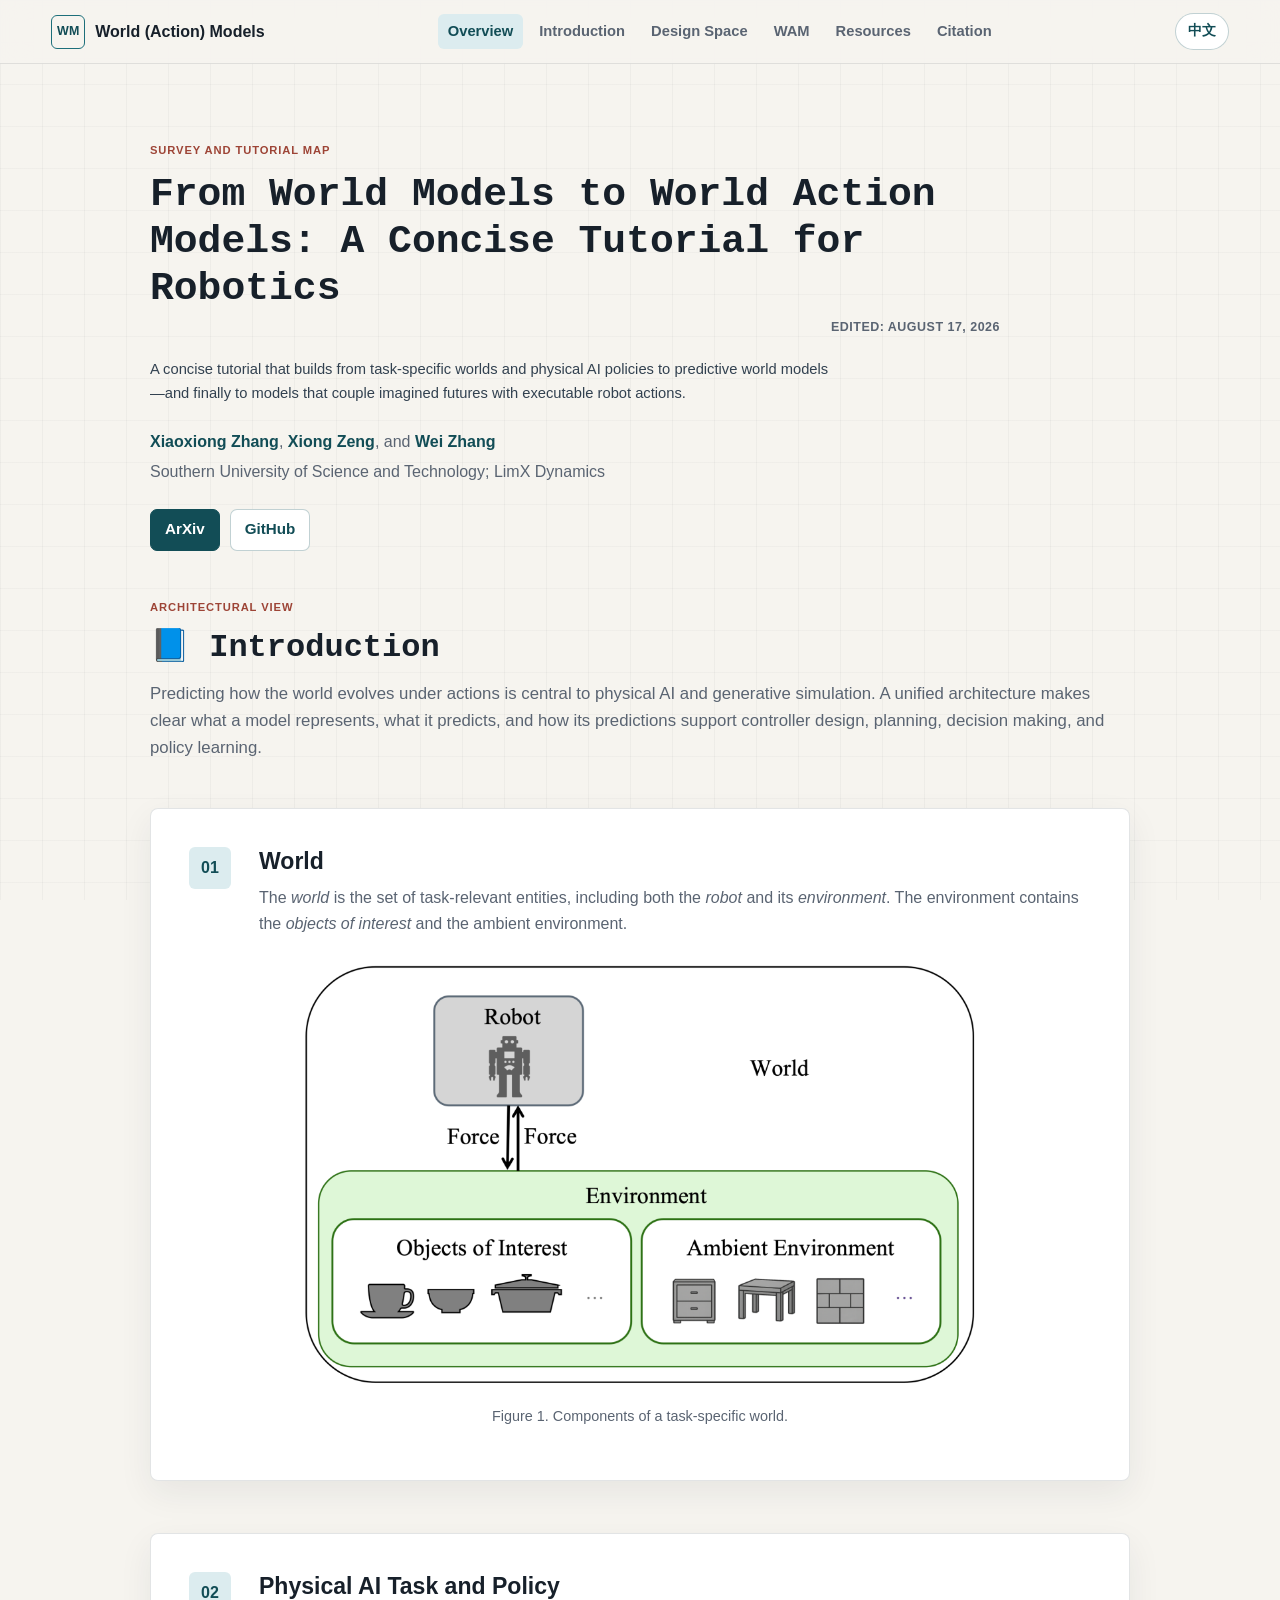
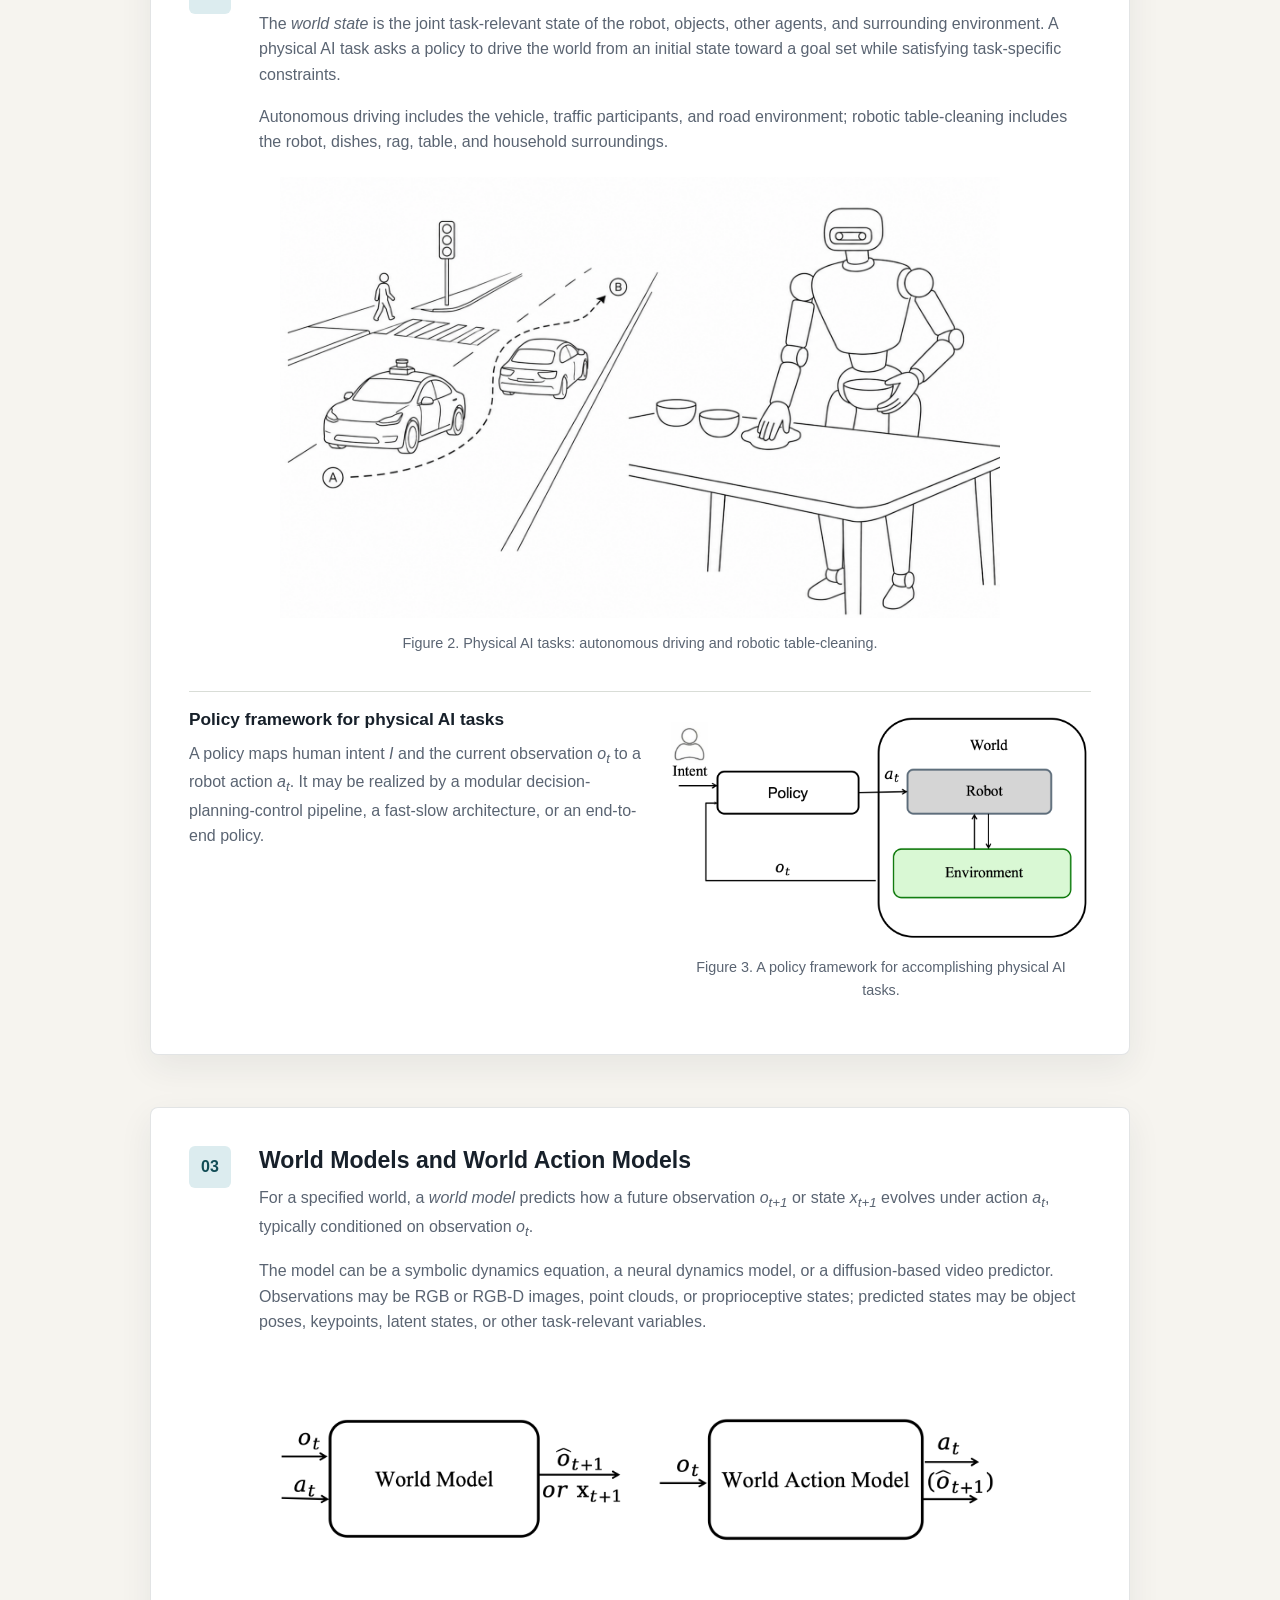
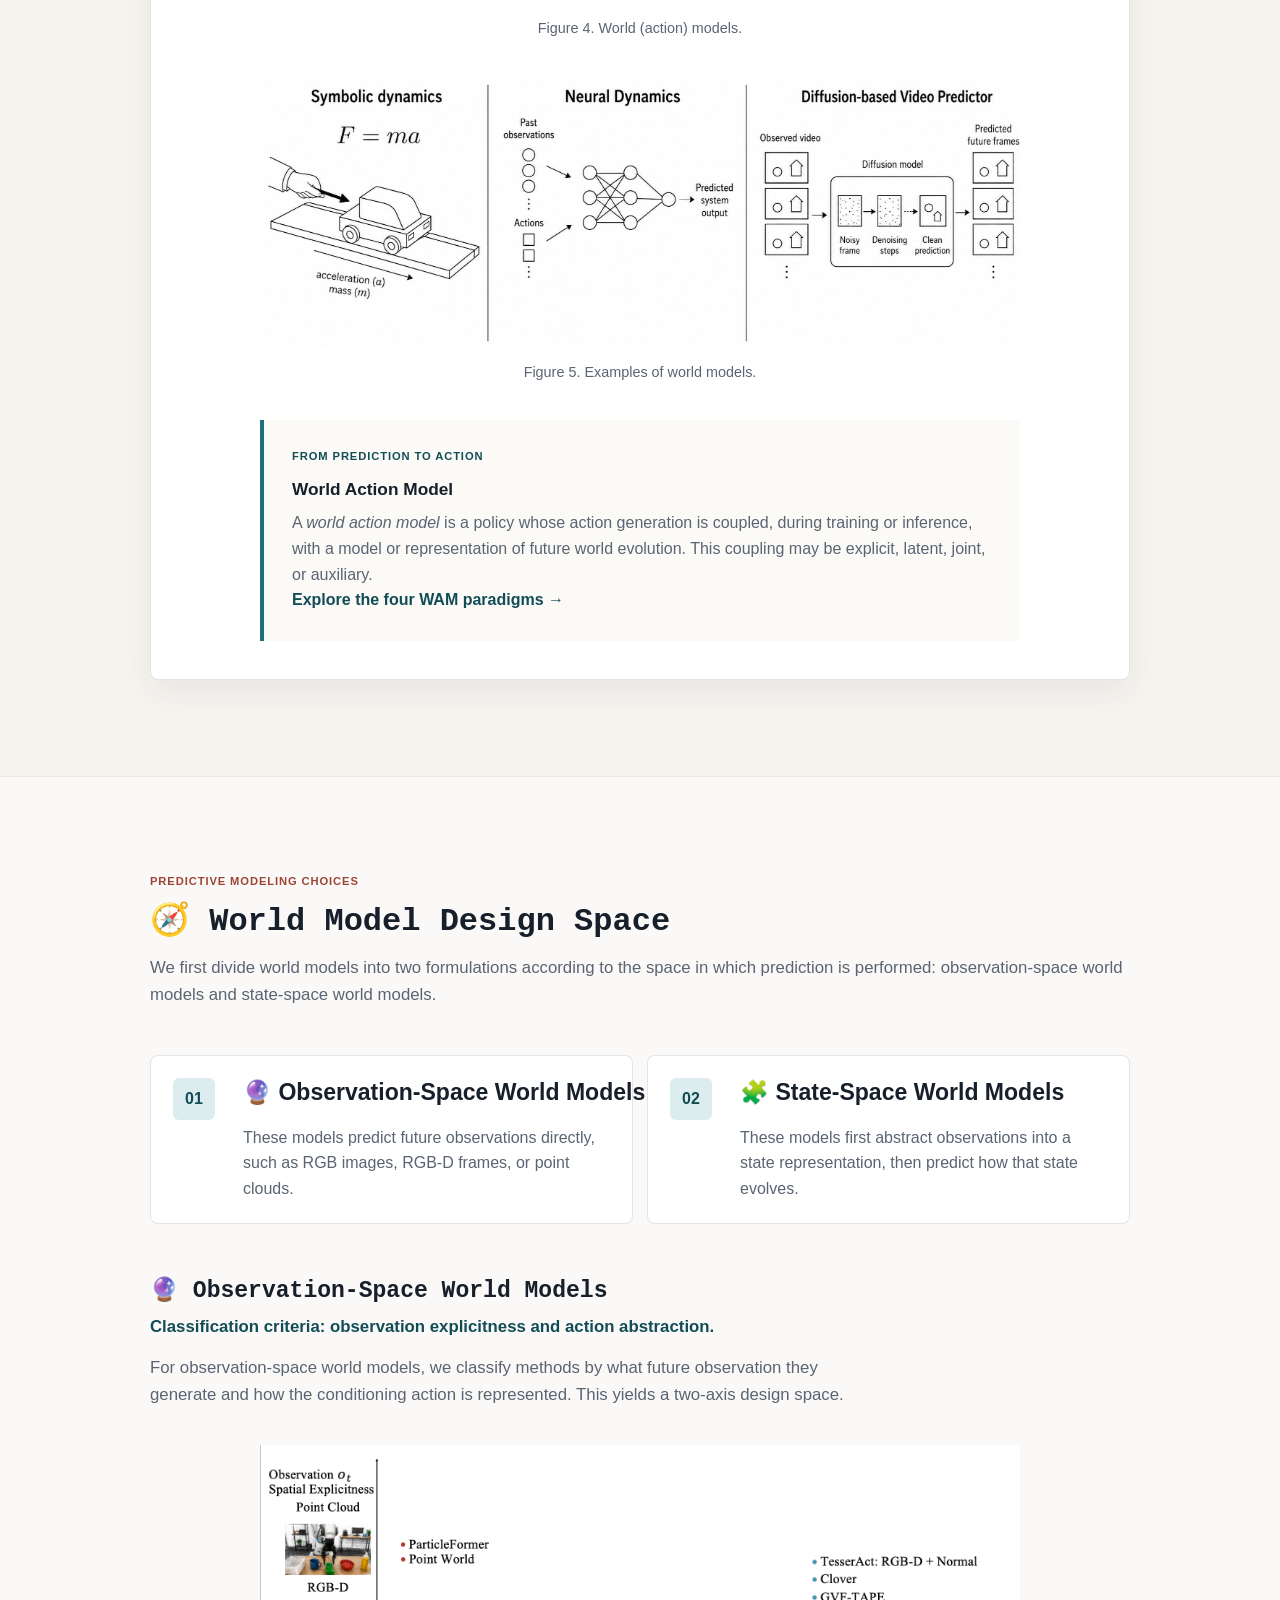
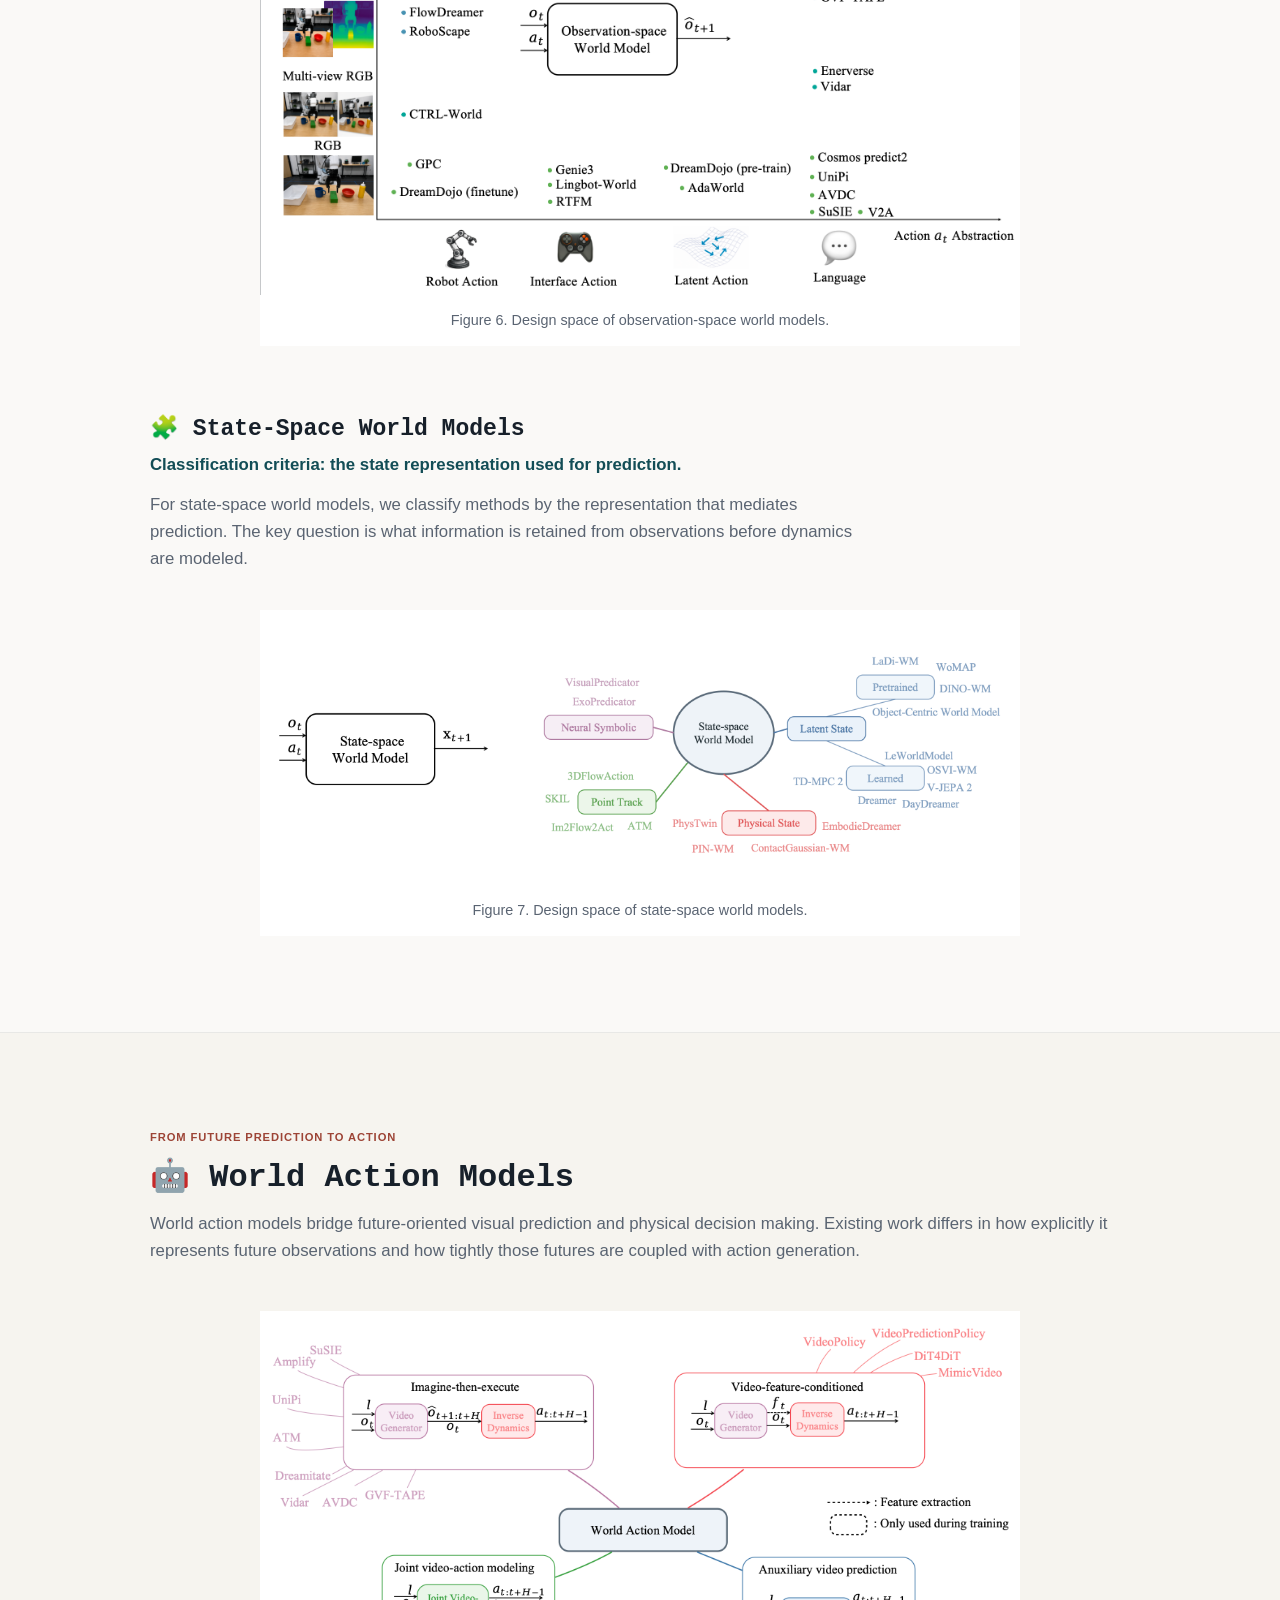
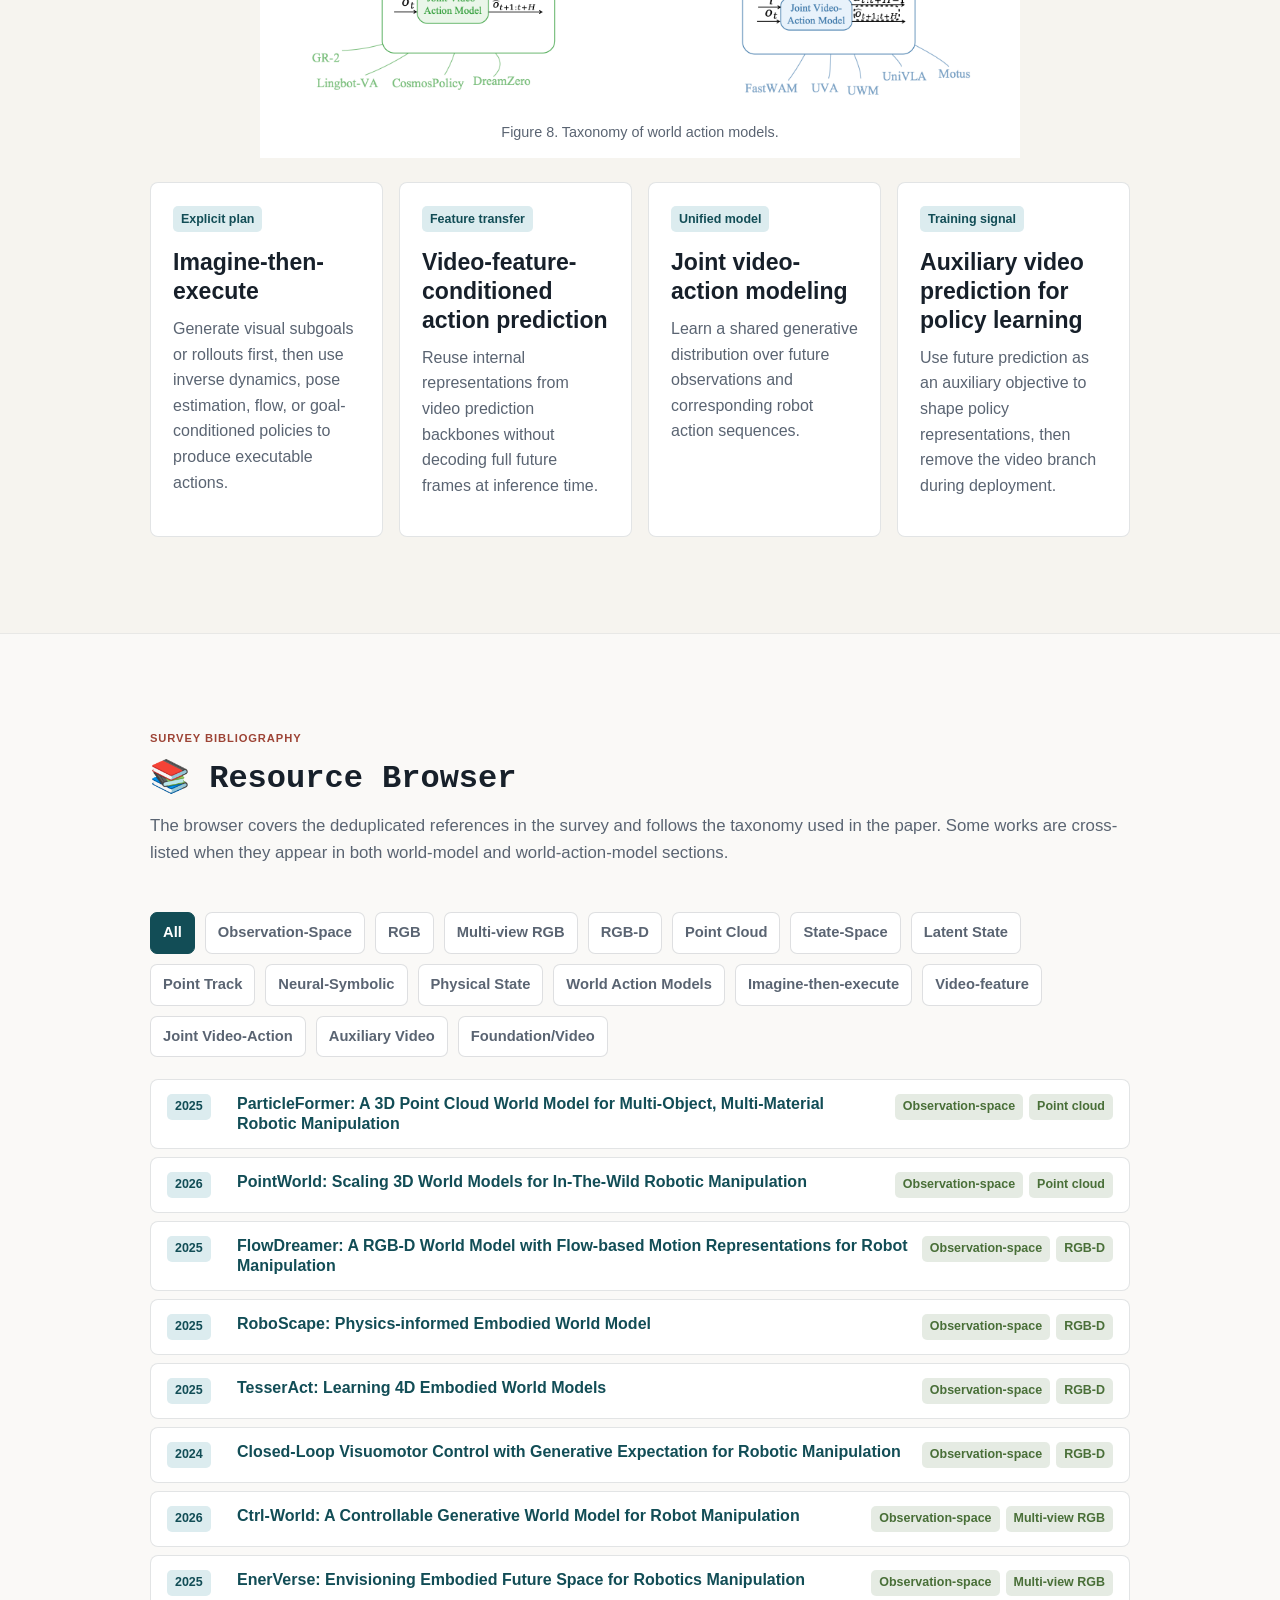
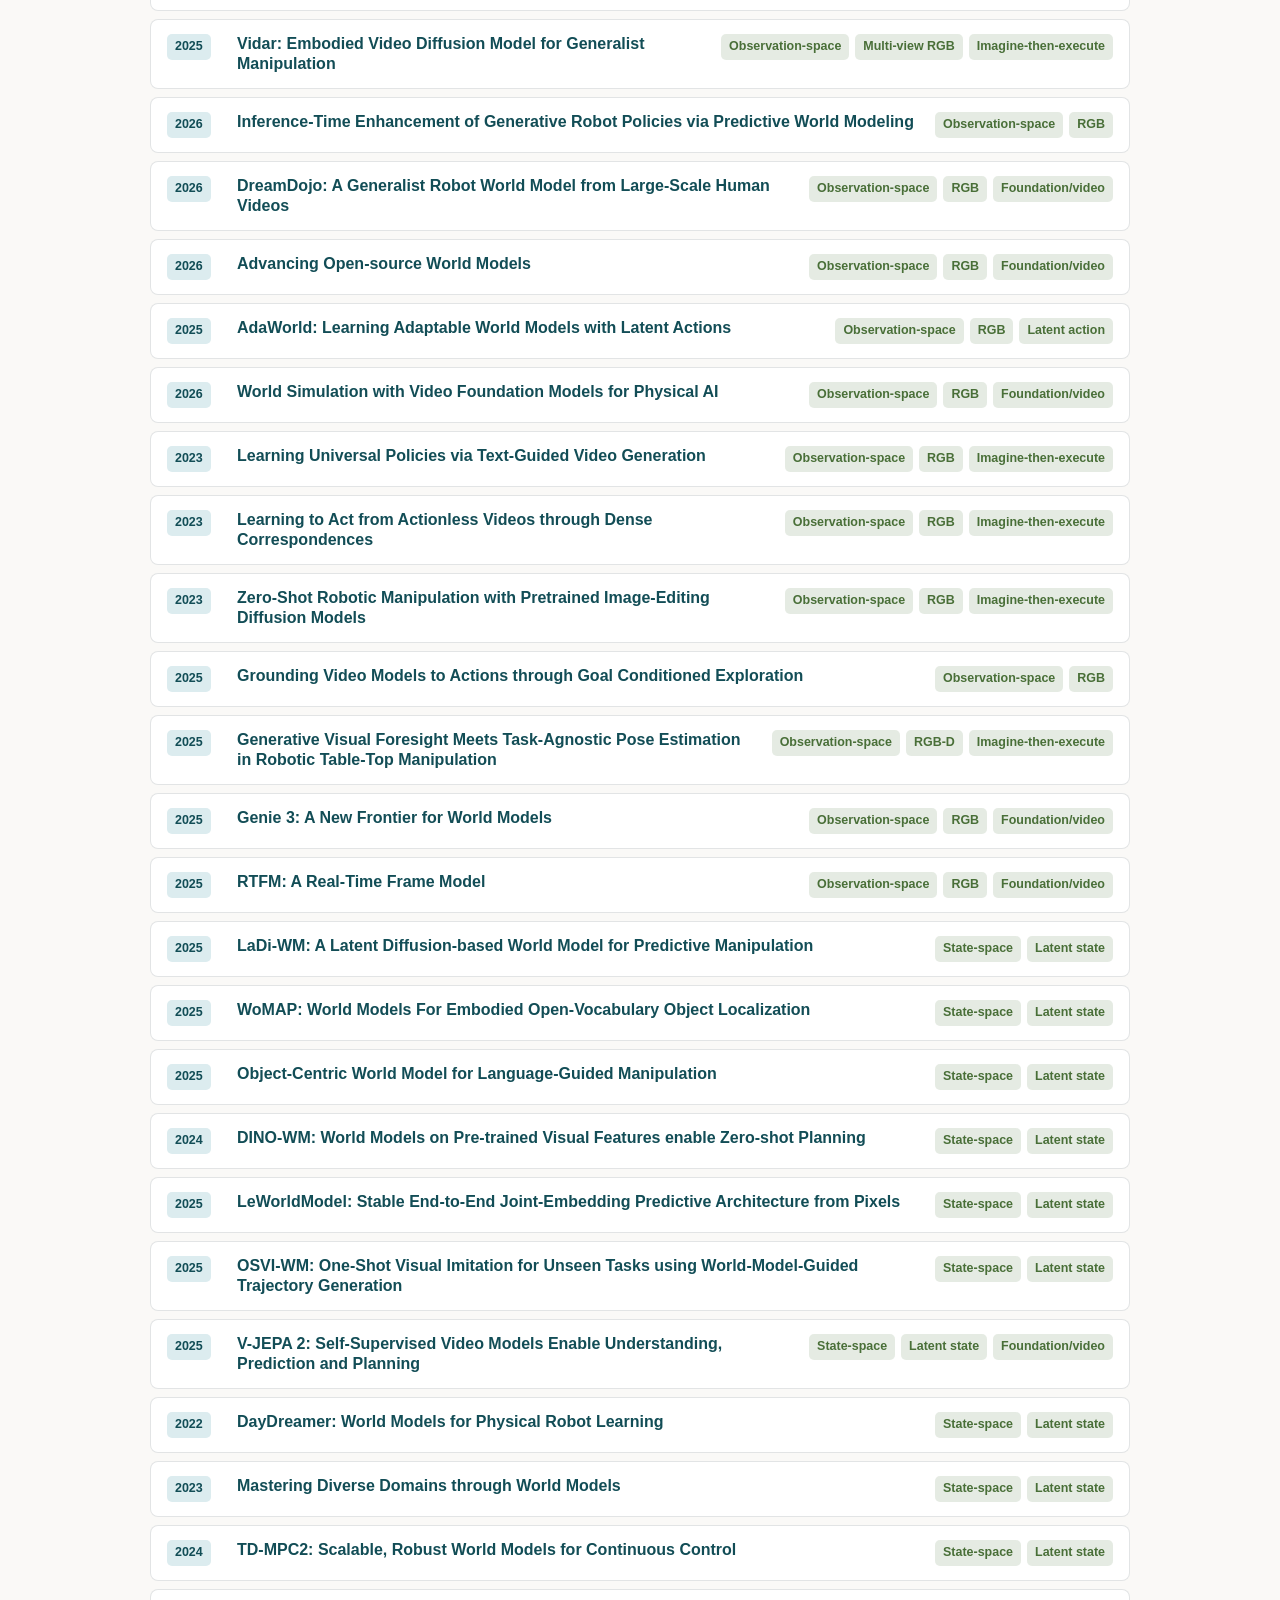
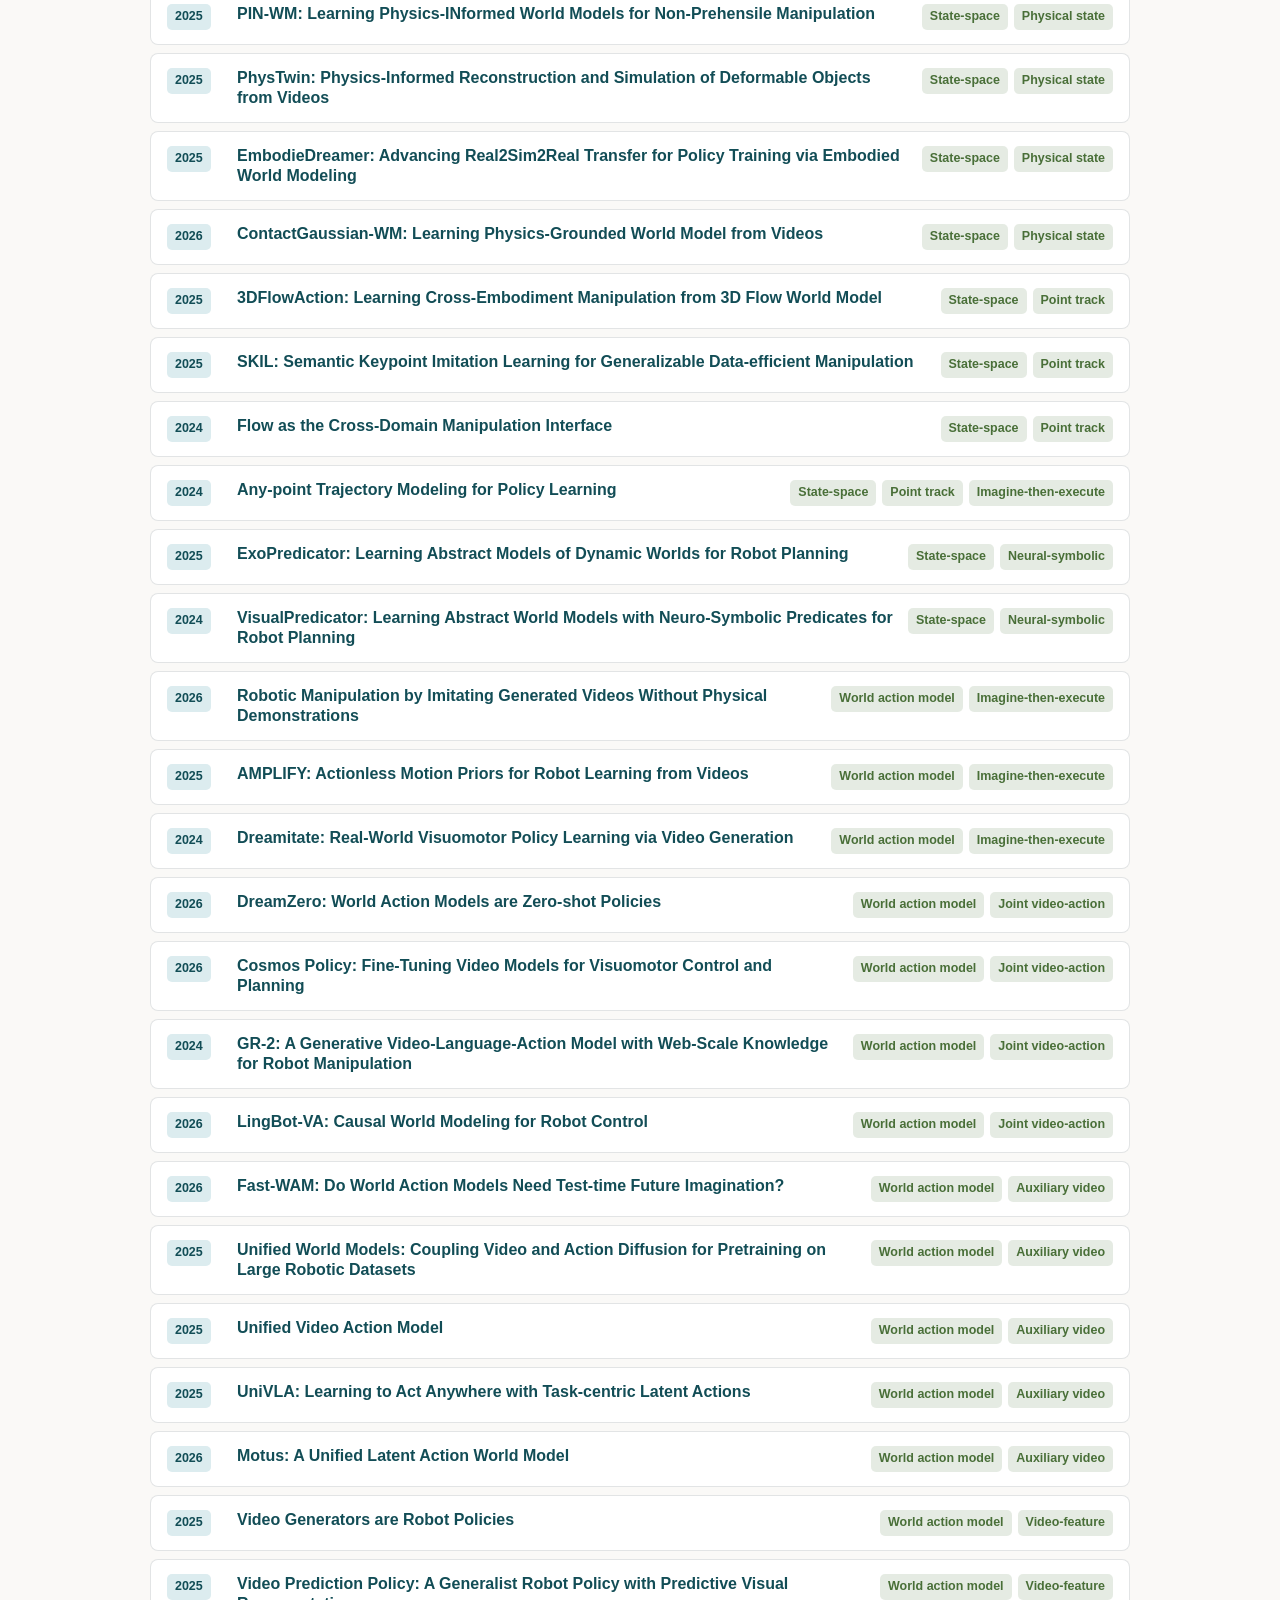
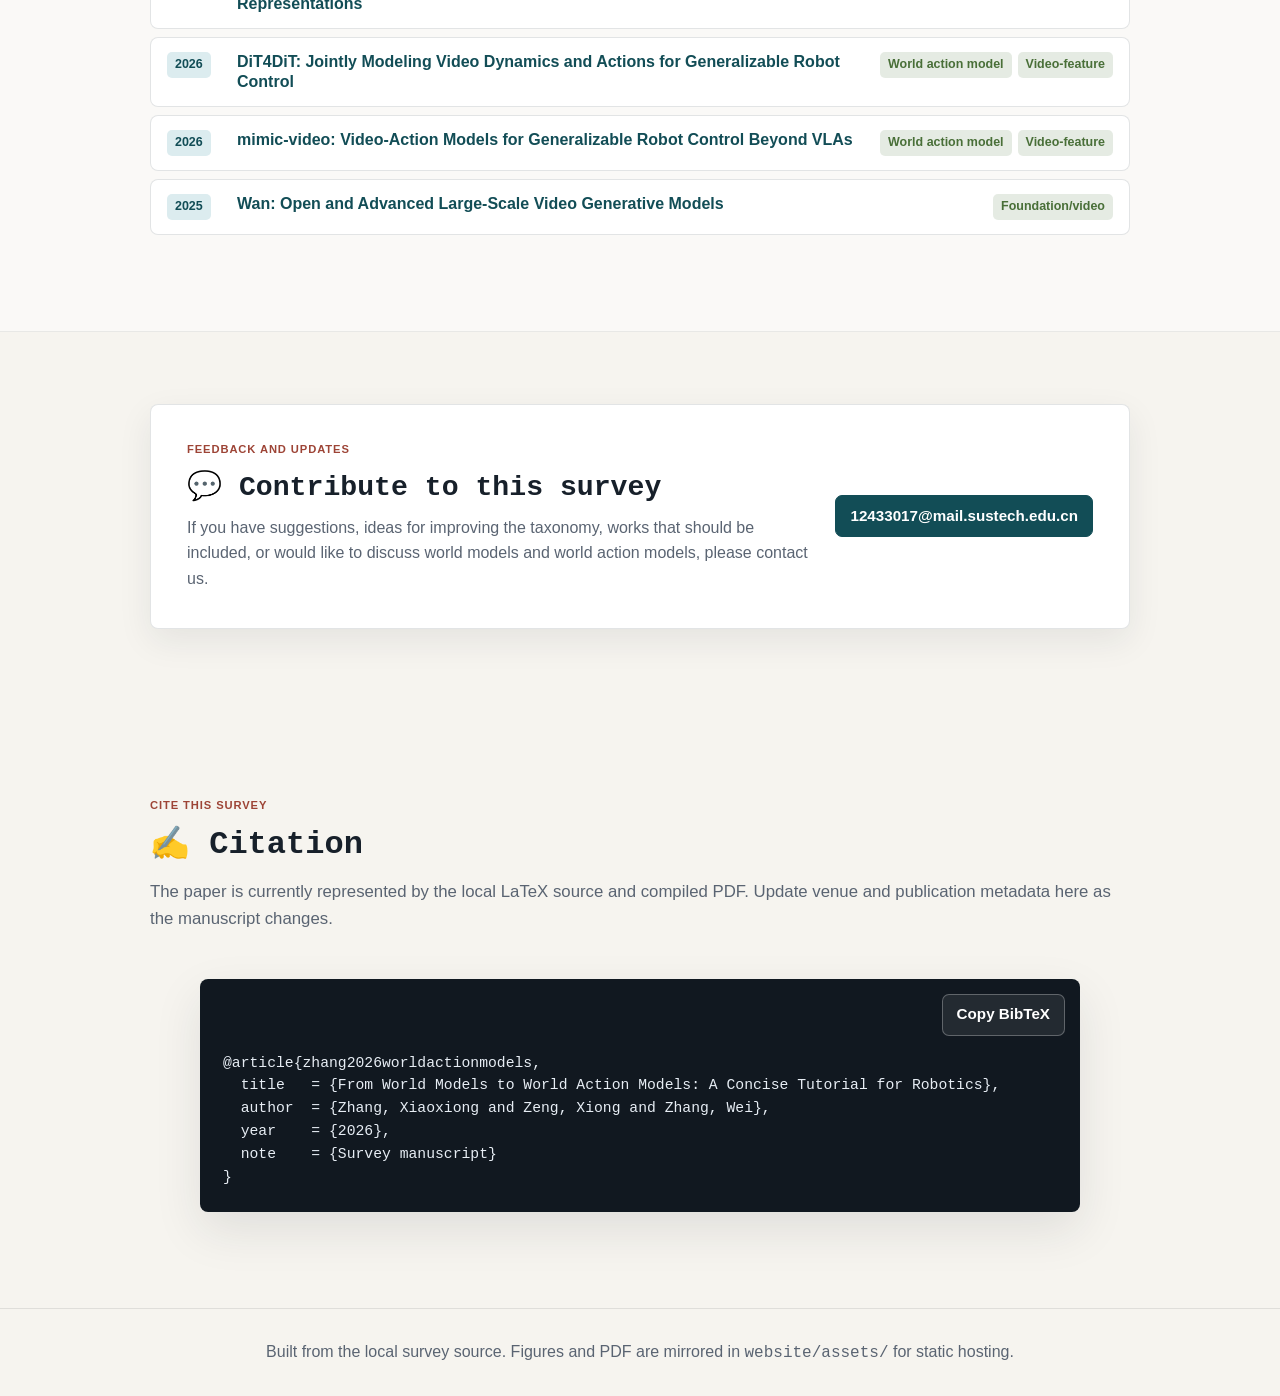
<file: index.html>
<!doctype html>
<html lang="en">
  <head>
    <meta charset="utf-8">
    <meta name="viewport" content="width=device-width, initial-scale=1">
    <title>From World Models to World Action Models: A Concise Tutorial for Robotics</title>
    <meta
      name="description"
      content="A concise tutorial on world models and world action models for physical AI and robotics."
    >
    <link rel="stylesheet" href="styles.css?v=20260817-2">
  </head>
  <body>
    <header class="site-header">
      <a class="brand" href="#top" aria-label="World Models to World Action Models home">
        <span class="brand-mark">WM</span>
        <span>World (Action) Models</span>
      </a>
      <nav class="site-nav" aria-label="Primary navigation">
        <a href="#overview">Overview</a>
        <a href="#introduction">Introduction</a>
        <a href="#design-space">Design Space</a>
        <a href="#world-action-models">WAM</a>
        <a href="#resources">Resources</a>
        <a href="#citation">Citation</a>
      </nav>
      <button class="language-toggle" type="button" id="language-toggle" aria-pressed="false">中文</button>
    </header>

    <main id="top">
      <section class="hero section-band" id="overview" aria-labelledby="hero-title">
        <div class="hero-content">
          <p class="eyebrow">Survey and tutorial map</p>
          <div class="hero-title-block">
            <h1 id="hero-title">From World Models to World Action Models: A Concise Tutorial for Robotics</h1>
            <p class="edited-date">Edited: August 17, 2026</p>
          </div>
          <p class="subtitle">
            A concise tutorial that builds from task-specific worlds and
            physical AI policies to predictive world models—and finally to
            models that couple imagined futures with executable robot actions.
          </p>
          <div class="authors" aria-label="Authors and affiliations">
            <p>
              <strong><a href="https://xiaoxiongzzzz.github.io/" target="_blank" rel="noopener noreferrer">Xiaoxiong Zhang</a></strong>,
              <strong><a href="https://zengxiong111.github.io/zengxiong.github.io/" target="_blank" rel="noopener noreferrer">Xiong Zeng</a></strong>,
              and <strong><a href="https://www.wzhanglab.site/" target="_blank" rel="noopener noreferrer">Wei Zhang</a></strong>
            </p>
            <p>Southern University of Science and Technology; LimX Dynamics</p>
          </div>
          <div class="hero-actions" aria-label="Paper resources">
            <a class="button primary" href="https://arxiv.org/abs/2607.00836" target="_blank" rel="noopener noreferrer">ArXiv</a>
            <a class="button" href="https://github.com/clearlab-sustech/WorldModelSurvey" target="_blank" rel="noopener noreferrer">GitHub</a>
          </div>
        </div>
      </section>

      <section class="section-band introduction" id="introduction" aria-labelledby="introduction-title">
        <div class="section-heading">
          <p class="eyebrow">Architectural view</p>
          <h2 id="introduction-title">📘 Introduction</h2>
          <p>
            Predicting how the world evolves under actions is central to
            physical AI and generative simulation. A unified architecture makes
            clear what a model represents, what it predicts, and how its
            predictions support controller design, planning, decision making,
            and policy learning.
          </p>
        </div>

        <div class="introduction-flow">
          <article class="introduction-block">
            <div class="introduction-copy">
              <span class="step-number">01</span>
              <div>
                <h3>World</h3>
                <p>
                  The <em>world</em> is the set of task-relevant entities,
                  including both the <em>robot</em> and its
                  <em>environment</em>. The environment contains the
                  <em>objects of interest</em> and the ambient environment.
                </p>
              </div>
            </div>
            <figure class="introduction-figure compact">
              <a href="assets/world.pdf?v=20260817" aria-label="Open the components of a world figure as a PDF">
                <img src="assets/world.png?v=20260817" alt="A world consists of a robot and an environment containing objects of interest and the ambient environment.">
              </a>
              <figcaption>Figure 1. Components of a task-specific world.</figcaption>
            </figure>
          </article>

          <article class="introduction-block">
            <div class="introduction-copy">
              <span class="step-number">02</span>
              <div>
                <h3>Physical AI Task and Policy</h3>
                <p>
                  The <em>world state</em> is the joint task-relevant state of
                  the robot, objects, other agents, and surrounding
                  environment. A physical AI task asks a policy to drive the
                  world from an initial state toward a goal set while satisfying
                  task-specific constraints.
                </p>
                <p>
                  Autonomous driving includes the vehicle, traffic
                  participants, and road environment; robotic table-cleaning
                  includes the robot, dishes, rag, table, and household
                  surroundings.
                </p>
              </div>
            </div>
            <figure class="introduction-figure">
              <a href="assets/two_tasks.pdf?v=20260817" aria-label="Open physical AI task examples as a PDF">
                <img src="assets/two_tasks.png?v=20260817" alt="Autonomous driving and robotic table-cleaning as two examples of physical AI tasks.">
              </a>
              <figcaption>Figure 2. Physical AI tasks: autonomous driving and robotic table-cleaning.</figcaption>
            </figure>
            <div class="policy-row">
              <div>
                <h4>Policy framework for physical AI tasks</h4>
                <p>
                  A policy maps human intent <var>I</var> and the current
                  observation <var>o<sub>t</sub></var> to a robot action
                  <var>a<sub>t</sub></var>. It may be realized by a modular
                  decision-planning-control pipeline, a fast-slow architecture,
                  or an end-to-end policy.
                </p>
              </div>
              <figure class="introduction-figure">
                <a href="assets/policy_all.pdf?v=20260817" aria-label="Open the closed-loop policy framework as a PDF">
                  <img src="assets/policy_all.png?v=20260817" alt="Human intent and the current observation feed a policy that sends an action to the robot.">
                </a>
                <figcaption>Figure 3. A policy framework for accomplishing physical AI tasks.</figcaption>
              </figure>
            </div>
          </article>

          <article class="introduction-block">
            <div class="introduction-copy">
              <span class="step-number">03</span>
              <div>
                <h3>World Models and World Action Models</h3>
                <p>
                  For a specified world, a <em>world model</em> predicts how a
                  future observation <var>o<sub>t+1</sub></var> or state
                  <var>x<sub>t+1</sub></var> evolves under action
                  <var>a<sub>t</sub></var>, typically conditioned on observation
                  <var>o<sub>t</sub></var>.
                </p>
                <p>
                  The model can be a symbolic dynamics equation, a neural
                  dynamics model, or a diffusion-based video predictor.
                  Observations may be RGB or RGB-D images, point clouds, or
                  proprioceptive states; predicted states may be object poses,
                  keypoints, latent states, or other task-relevant variables.
                </p>
              </div>
            </div>
            <figure class="introduction-figure wide model-comparison">
              <div class="model-comparison-grid">
                <a href="assets/world_model.pdf?v=20260817" aria-label="Open the world model architecture figure as a PDF">
                  <img src="assets/world_model.png?v=20260817" alt="A world model predicts future observations or states from observation history and an action.">
                </a>
                <a href="assets/world_action_model.pdf?v=20260817" aria-label="Open the world action model architecture figure as a PDF">
                  <img src="assets/world_action_model.png?v=20260817" alt="A world action model predicts future actions and optionally future observations from the current observation and current action.">
                </a>
              </div>
              <figcaption>Figure 4. World (action) models.</figcaption>
            </figure>
            <figure class="introduction-figure wide">
              <a href="assets/world_model_examples.pdf?v=20260817" aria-label="Open examples of world models as a PDF">
                <img src="assets/world_model_examples.png?v=20260817" alt="Examples spanning symbolic, neural, and diffusion-based world models.">
              </a>
              <figcaption>Figure 5. Examples of world models.</figcaption>
            </figure>
            <div class="wam-callout standalone">
              <p class="eyebrow">From prediction to action</p>
              <h4>World Action Model</h4>
              <p>
                A <em>world action model</em> is a policy whose action
                generation is coupled, during training or inference, with a
                model or representation of future world evolution. This
                coupling may be explicit, latent, joint, or auxiliary.
              </p>
              <a class="text-link" href="#world-action-models">Explore the four WAM paradigms →</a>
            </div>
          </article>
        </div>
      </section>

      <section class="section-band alt" id="design-space" aria-labelledby="design-title">
        <div class="section-heading">
          <p class="eyebrow">Predictive modeling choices</p>
          <h2 id="design-title">🧭 World Model Design Space</h2>
          <p>
            We first divide world models into two formulations according to the
            space in which prediction is performed: observation-space world
            models and state-space world models.
          </p>
        </div>

        <div class="taxonomy-intro" aria-label="World model taxonomy overview">
          <article>
            <span class="step-number">01</span>
              <h3>🔮 Observation-Space World Models</h3>
            <p>
              These models predict future observations directly, such as RGB
              images, RGB-D frames, or point clouds.
            </p>
          </article>
          <article>
            <span class="step-number">02</span>
              <h3>🧩 State-Space World Models</h3>
            <p>
              These models first abstract observations into a state
              representation, then predict how that state evolves.
            </p>
          </article>
        </div>

        <div class="taxonomy-layout">
          <article class="design-feature">
            <div class="taxonomy-subheading">
              <h3 class="taxonomy-title">🔮 Observation-Space World Models</h3>
              <p class="taxonomy-caption">
                Classification criteria: observation explicitness and action abstraction.
              </p>
              <p>
                For observation-space world models, we classify methods by what
                future observation they generate and how the conditioning action
                is represented. This yields a two-axis design space.
              </p>
            </div>
            <figure class="figure-panel large">
              <a href="assets/obsWM.pdf?v=20260817">
                <img
                  src="assets/obsWM.png?v=20260817"
                  alt="Design space of observation-space world models."
                >
              </a>
              <figcaption>Figure 6. Design space of observation-space world models.</figcaption>
            </figure>
          </article>

          <article class="design-feature">
            <div class="taxonomy-subheading">
              <h3 class="taxonomy-title">🧩 State-Space World Models</h3>
              <p class="taxonomy-caption">
                Classification criteria: the state representation used for prediction.
              </p>
              <p>
                For state-space world models, we classify methods by the
                representation that mediates prediction. The key question is
                what information is retained from observations before dynamics
                are modeled.
              </p>
            </div>
            <figure class="figure-panel large">
              <a href="assets/stateWM.pdf?v=20260817">
                <img
                  src="assets/stateWM.png?v=20260817"
                  alt="Design space of state-space world models."
                >
              </a>
              <figcaption>Figure 7. Design space of state-space world models.</figcaption>
            </figure>
          </article>
        </div>
      </section>

      <section class="section-band" id="world-action-models" aria-labelledby="wam-title">
        <div class="section-heading">
          <p class="eyebrow">From future prediction to action</p>
          <h2 id="wam-title">🤖 World Action Models</h2>
          <p>
            World action models bridge future-oriented visual prediction and
            physical decision making. Existing work differs in how explicitly
            it represents future observations and how tightly those futures are
            coupled with action generation.
          </p>
        </div>

        <figure class="wide-figure">
          <a href="assets/wam.pdf?v=20260817">
            <img
              src="assets/wam.png?v=20260817"
              alt="Taxonomy of world action model paradigms."
            >
          </a>
          <figcaption>
            Figure 8. Taxonomy of world action models.
          </figcaption>
        </figure>

        <div class="paradigm-grid">
          <article class="paradigm-card">
            <span class="tag">Explicit plan</span>
            <h3>Imagine-then-execute</h3>
            <p>
              Generate visual subgoals or rollouts first, then use inverse
              dynamics, pose estimation, flow, or goal-conditioned policies to
              produce executable actions.
            </p>
          </article>
          <article class="paradigm-card">
            <span class="tag">Feature transfer</span>
            <h3>Video-feature-conditioned action prediction</h3>
            <p>
              Reuse internal representations from video prediction backbones
              without decoding full future frames at inference time.
            </p>
          </article>
          <article class="paradigm-card">
            <span class="tag">Unified model</span>
            <h3>Joint video-action modeling</h3>
            <p>
              Learn a shared generative distribution over future observations
              and corresponding robot action sequences.
            </p>
          </article>
          <article class="paradigm-card">
            <span class="tag">Training signal</span>
            <h3>Auxiliary video prediction for policy learning</h3>
            <p>
              Use future prediction as an auxiliary objective to shape policy
              representations, then remove the video branch during deployment.
            </p>
          </article>
        </div>
      </section>

      <section class="section-band alt" id="resources" aria-labelledby="resources-title">
        <div class="section-heading">
          <p class="eyebrow">Survey bibliography</p>
          <h2 id="resources-title">📚 Resource Browser</h2>
          <p>
            The browser covers the deduplicated references in the survey and
            follows the taxonomy used in the paper. Some works are cross-listed
            when they appear in both world-model and world-action-model sections.
          </p>
        </div>

        <div class="filter-bar" aria-label="Resource filters">
          <button class="filter-button active" type="button" data-filter="all">All</button>
          <button class="filter-button" type="button" data-filter="observation-space">Observation-Space</button>
          <button class="filter-button" type="button" data-filter="rgb">RGB</button>
          <button class="filter-button" type="button" data-filter="multi-view-rgb">Multi-view RGB</button>
          <button class="filter-button" type="button" data-filter="rgb-d">RGB-D</button>
          <button class="filter-button" type="button" data-filter="point-cloud">Point Cloud</button>
          <button class="filter-button" type="button" data-filter="state-space">State-Space</button>
          <button class="filter-button" type="button" data-filter="latent-state">Latent State</button>
          <button class="filter-button" type="button" data-filter="point-track">Point Track</button>
          <button class="filter-button" type="button" data-filter="neural-symbolic">Neural-Symbolic</button>
          <button class="filter-button" type="button" data-filter="physical-state">Physical State</button>
          <button class="filter-button" type="button" data-filter="wam">World Action Models</button>
          <button class="filter-button" type="button" data-filter="imagine-execute">Imagine-then-execute</button>
          <button class="filter-button" type="button" data-filter="video-feature">Video-feature</button>
          <button class="filter-button" type="button" data-filter="joint-video-action">Joint Video-Action</button>
          <button class="filter-button" type="button" data-filter="auxiliary-video">Auxiliary Video</button>
          <button class="filter-button" type="button" data-filter="foundation-video">Foundation/Video</button>
        </div>

        <div class="resource-grid" id="resource-grid" aria-live="polite"></div>
        <script type="application/json" id="resource-data">
[
  {"id":"particleformer","title":"ParticleFormer: A 3D Point Cloud World Model for Multi-Object, Multi-Material Robotic Manipulation","year":"2025","eprint":"2506.23126","url":"https://arxiv.org/abs/2506.23126","groups":["observation-space","point-cloud"],"tags":["Observation-space","Point cloud"]},
  {"id":"pointworld","title":"PointWorld: Scaling 3D World Models for In-The-Wild Robotic Manipulation","year":"2026","eprint":"2601.03782","url":"https://arxiv.org/abs/2601.03782","groups":["observation-space","point-cloud"],"tags":["Observation-space","Point cloud"]},
  {"id":"flowdreamer","title":"FlowDreamer: A RGB-D World Model with Flow-based Motion Representations for Robot Manipulation","year":"2025","eprint":"2505.10075","url":"https://arxiv.org/abs/2505.10075","groups":["observation-space","rgb-d"],"tags":["Observation-space","RGB-D"]},
  {"id":"roboscape","title":"RoboScape: Physics-informed Embodied World Model","year":"2025","eprint":"2506.23135","url":"https://arxiv.org/abs/2506.23135","groups":["observation-space","rgb-d"],"tags":["Observation-space","RGB-D"]},
  {"id":"tesseract","title":"TesserAct: Learning 4D Embodied World Models","year":"2025","eprint":"2504.20995","url":"https://arxiv.org/abs/2504.20995","groups":["observation-space","rgb-d"],"tags":["Observation-space","RGB-D"]},
  {"id":"clover","title":"Closed-Loop Visuomotor Control with Generative Expectation for Robotic Manipulation","year":"2024","eprint":"2409.09016","url":"https://arxiv.org/abs/2409.09016","groups":["observation-space","rgb-d"],"tags":["Observation-space","RGB-D"]},
  {"id":"ctrl-world","title":"Ctrl-World: A Controllable Generative World Model for Robot Manipulation","year":"2026","eprint":"2510.10125","url":"https://arxiv.org/abs/2510.10125","groups":["observation-space","multi-view-rgb"],"tags":["Observation-space","Multi-view RGB"]},
  {"id":"enerverse","title":"EnerVerse: Envisioning Embodied Future Space for Robotics Manipulation","year":"2025","eprint":"2501.01895","url":"https://arxiv.org/abs/2501.01895","groups":["observation-space","multi-view-rgb"],"tags":["Observation-space","Multi-view RGB"]},
  {"id":"vidar","title":"Vidar: Embodied Video Diffusion Model for Generalist Manipulation","year":"2025","eprint":"2507.12898","url":"https://arxiv.org/abs/2507.12898","groups":["observation-space","multi-view-rgb","wam","imagine-execute"],"tags":["Observation-space","Multi-view RGB","Imagine-then-execute"]},
  {"id":"gpc","title":"Inference-Time Enhancement of Generative Robot Policies via Predictive World Modeling","year":"2026","eprint":"2502.00622","url":"https://arxiv.org/abs/2502.00622","groups":["observation-space","rgb"],"tags":["Observation-space","RGB"]},
  {"id":"dreamdojo","title":"DreamDojo: A Generalist Robot World Model from Large-Scale Human Videos","year":"2026","eprint":"2602.06949","url":"https://arxiv.org/abs/2602.06949","groups":["observation-space","rgb","foundation-video"],"tags":["Observation-space","RGB","Foundation/video"]},
  {"id":"lingbot-world","title":"Advancing Open-source World Models","year":"2026","eprint":"2601.20540","url":"https://arxiv.org/abs/2601.20540","groups":["observation-space","rgb","foundation-video"],"tags":["Observation-space","RGB","Foundation/video"]},
  {"id":"adaworld","title":"AdaWorld: Learning Adaptable World Models with Latent Actions","year":"2025","eprint":"2503.18938","url":"https://arxiv.org/abs/2503.18938","groups":["observation-space","rgb"],"tags":["Observation-space","RGB","Latent action"]},
  {"id":"cosmos","title":"World Simulation with Video Foundation Models for Physical AI","year":"2026","eprint":"2511.00062","url":"https://arxiv.org/abs/2511.00062","groups":["observation-space","rgb","foundation-video"],"tags":["Observation-space","RGB","Foundation/video"]},
  {"id":"unipi","title":"Learning Universal Policies via Text-Guided Video Generation","year":"2023","eprint":"2302.00111","url":"https://arxiv.org/abs/2302.00111","groups":["observation-space","rgb","wam","imagine-execute"],"tags":["Observation-space","RGB","Imagine-then-execute"]},
  {"id":"avdc","title":"Learning to Act from Actionless Videos through Dense Correspondences","year":"2023","eprint":"2310.08576","url":"https://arxiv.org/abs/2310.08576","groups":["observation-space","rgb","wam","imagine-execute"],"tags":["Observation-space","RGB","Imagine-then-execute"]},
  {"id":"susie","title":"Zero-Shot Robotic Manipulation with Pretrained Image-Editing Diffusion Models","year":"2023","eprint":"2310.10639","url":"https://arxiv.org/abs/2310.10639","groups":["observation-space","rgb","wam","imagine-execute"],"tags":["Observation-space","RGB","Imagine-then-execute"]},
  {"id":"v2a","title":"Grounding Video Models to Actions through Goal Conditioned Exploration","year":"2025","eprint":"2411.07223","url":"https://arxiv.org/abs/2411.07223","groups":["observation-space","rgb"],"tags":["Observation-space","RGB"]},
  {"id":"gvftape","title":"Generative Visual Foresight Meets Task-Agnostic Pose Estimation in Robotic Table-Top Manipulation","year":"2025","eprint":"2509.00361","url":"https://arxiv.org/abs/2509.00361","groups":["observation-space","rgb-d","wam","imagine-execute"],"tags":["Observation-space","RGB-D","Imagine-then-execute"]},
  {"id":"genie3","title":"Genie 3: A New Frontier for World Models","year":"2025","url":"https://deepmind.google/blog/genie-3-a-new-frontier-for-world-models/","groups":["observation-space","rgb","foundation-video"],"tags":["Observation-space","RGB","Foundation/video"]},
  {"id":"rtfm","title":"RTFM: A Real-Time Frame Model","year":"2025","url":"https://www.worldlabs.ai/blog/rtfm","groups":["observation-space","rgb","foundation-video"],"tags":["Observation-space","RGB","Foundation/video"]},
  {"id":"huang2025ladiwm","title":"LaDi-WM: A Latent Diffusion-based World Model for Predictive Manipulation","year":"2025","eprint":"2505.11528","groups":["state-space","latent-state"],"tags":["State-space","Latent state"]},
  {"id":"yin2025womap","title":"WoMAP: World Models For Embodied Open-Vocabulary Object Localization","year":"2025","eprint":"2506.01600","groups":["state-space","latent-state"],"tags":["State-space","Latent state"]},
  {"id":"jeong2025ocwm","title":"Object-Centric World Model for Language-Guided Manipulation","year":"2025","eprint":"2503.06170","groups":["state-space","latent-state"],"tags":["State-space","Latent state"]},
  {"id":"zhou2024dinowm","title":"DINO-WM: World Models on Pre-trained Visual Features enable Zero-shot Planning","year":"2024","eprint":"2411.04983","groups":["state-space","latent-state"],"tags":["State-space","Latent state"]},
  {"id":"maes2025leworldmodel","title":"LeWorldModel: Stable End-to-End Joint-Embedding Predictive Architecture from Pixels","year":"2025","eprint":"2603.19312","groups":["state-space","latent-state"],"tags":["State-space","Latent state"]},
  {"id":"goswami2025osviwm","title":"OSVI-WM: One-Shot Visual Imitation for Unseen Tasks using World-Model-Guided Trajectory Generation","year":"2025","eprint":"2505.20425","groups":["state-space","latent-state"],"tags":["State-space","Latent state"]},
  {"id":"assran2025vjepa2","title":"V-JEPA 2: Self-Supervised Video Models Enable Understanding, Prediction and Planning","year":"2025","eprint":"2506.09985","groups":["state-space","latent-state","foundation-video"],"tags":["State-space","Latent state","Foundation/video"]},
  {"id":"wu2022daydreamer","title":"DayDreamer: World Models for Physical Robot Learning","year":"2022","eprint":"2206.14176","groups":["state-space","latent-state"],"tags":["State-space","Latent state"]},
  {"id":"hafner2023dreamerv3","title":"Mastering Diverse Domains through World Models","year":"2023","eprint":"2301.04104","groups":["state-space","latent-state"],"tags":["State-space","Latent state"]},
  {"id":"hansen2024tdmpc2","title":"TD-MPC2: Scalable, Robust World Models for Continuous Control","year":"2024","eprint":"2310.16828","groups":["state-space","latent-state"],"tags":["State-space","Latent state"]},
  {"id":"li2025pinwm","title":"PIN-WM: Learning Physics-INformed World Models for Non-Prehensile Manipulation","year":"2025","eprint":"2504.16693","groups":["state-space","physical-state"],"tags":["State-space","Physical state"]},
  {"id":"jiang2025phystwin","title":"PhysTwin: Physics-Informed Reconstruction and Simulation of Deformable Objects from Videos","year":"2025","eprint":"2503.17973","groups":["state-space","physical-state"],"tags":["State-space","Physical state"]},
  {"id":"wang2025embodiedreamer","title":"EmbodieDreamer: Advancing Real2Sim2Real Transfer for Policy Training via Embodied World Modeling","year":"2025","eprint":"2507.05198","groups":["state-space","physical-state"],"tags":["State-space","Physical state"]},
  {"id":"wang2025contactgaussianwm","title":"ContactGaussian-WM: Learning Physics-Grounded World Model from Videos","year":"2026","eprint":"2602.11021","groups":["state-space","physical-state"],"tags":["State-space","Physical state"]},
  {"id":"zhi20253dflowaction","title":"3DFlowAction: Learning Cross-Embodiment Manipulation from 3D Flow World Model","year":"2025","eprint":"2506.06199","groups":["state-space","point-track"],"tags":["State-space","Point track"]},
  {"id":"wang2025skil","title":"SKIL: Semantic Keypoint Imitation Learning for Generalizable Data-efficient Manipulation","year":"2025","eprint":"2501.14400","groups":["state-space","point-track"],"tags":["State-space","Point track"]},
  {"id":"xu2024im2flow2act","title":"Flow as the Cross-Domain Manipulation Interface","year":"2024","eprint":"2407.15208","groups":["state-space","point-track"],"tags":["State-space","Point track"]},
  {"id":"wen2024atm","title":"Any-point Trajectory Modeling for Policy Learning","year":"2024","eprint":"2401.00025","groups":["state-space","point-track","wam","imagine-execute"],"tags":["State-space","Point track","Imagine-then-execute"]},
  {"id":"liang2025exopredicator","title":"ExoPredicator: Learning Abstract Models of Dynamic Worlds for Robot Planning","year":"2025","eprint":"2509.26255","groups":["state-space","neural-symbolic"],"tags":["State-space","Neural-symbolic"]},
  {"id":"liang2024visualpredicator","title":"VisualPredicator: Learning Abstract World Models with Neuro-Symbolic Predicates for Robot Planning","year":"2024","eprint":"2410.23156","groups":["state-space","neural-symbolic"],"tags":["State-space","Neural-symbolic"]},
  {"id":"rigvid","title":"Robotic Manipulation by Imitating Generated Videos Without Physical Demonstrations","year":"2026","eprint":"2507.00990","url":"https://arxiv.org/abs/2507.00990","groups":["wam","imagine-execute"],"tags":["World action model","Imagine-then-execute"]},
  {"id":"collins2025amplify","title":"AMPLIFY: Actionless Motion Priors for Robot Learning from Videos","year":"2025","eprint":"2506.14198","groups":["wam","imagine-execute"],"tags":["World action model","Imagine-then-execute"]},
  {"id":"liang2024dreamitate","title":"Dreamitate: Real-World Visuomotor Policy Learning via Video Generation","year":"2024","eprint":"2406.16862","groups":["wam","imagine-execute"],"tags":["World action model","Imagine-then-execute"]},
  {"id":"ye2026dreamzero","title":"DreamZero: World Action Models are Zero-shot Policies","year":"2026","eprint":"2602.15922","groups":["wam","joint-video-action"],"tags":["World action model","Joint video-action"]},
  {"id":"kim2026cosmospolicy","title":"Cosmos Policy: Fine-Tuning Video Models for Visuomotor Control and Planning","year":"2026","eprint":"2601.16163","groups":["wam","joint-video-action"],"tags":["World action model","Joint video-action"]},
  {"id":"cheang2024gr2","title":"GR-2: A Generative Video-Language-Action Model with Web-Scale Knowledge for Robot Manipulation","year":"2024","eprint":"2410.06158","groups":["wam","joint-video-action"],"tags":["World action model","Joint video-action"]},
  {"id":"li2026lingbotva","title":"LingBot-VA: Causal World Modeling for Robot Control","year":"2026","eprint":"2601.21998","groups":["wam","joint-video-action"],"tags":["World action model","Joint video-action"]},
  {"id":"yuan2026fastwam","title":"Fast-WAM: Do World Action Models Need Test-time Future Imagination?","year":"2026","eprint":"2603.16666","groups":["wam","auxiliary-video"],"tags":["World action model","Auxiliary video"]},
  {"id":"zhu2025uwm","title":"Unified World Models: Coupling Video and Action Diffusion for Pretraining on Large Robotic Datasets","year":"2025","eprint":"2504.02792","groups":["wam","auxiliary-video"],"tags":["World action model","Auxiliary video"]},
  {"id":"li2025uva","title":"Unified Video Action Model","year":"2025","eprint":"2503.00200","groups":["wam","auxiliary-video"],"tags":["World action model","Auxiliary video"]},
  {"id":"bu2025univla","title":"UniVLA: Learning to Act Anywhere with Task-centric Latent Actions","year":"2025","eprint":"2505.06111","groups":["wam","auxiliary-video"],"tags":["World action model","Auxiliary video"]},
  {"id":"bi2026motus","title":"Motus: A Unified Latent Action World Model","year":"2026","eprint":"2512.13030","groups":["wam","auxiliary-video"],"tags":["World action model","Auxiliary video"]},
  {"id":"videopolicy","title":"Video Generators are Robot Policies","year":"2025","eprint":"2508.00795","url":"https://arxiv.org/abs/2508.00795","groups":["wam","video-feature"],"tags":["World action model","Video-feature"]},
  {"id":"hu2025vpp","title":"Video Prediction Policy: A Generalist Robot Policy with Predictive Visual Representations","year":"2025","eprint":"2412.14803","groups":["wam","video-feature"],"tags":["World action model","Video-feature"]},
  {"id":"ma2026dit4dit","title":"DiT4DiT: Jointly Modeling Video Dynamics and Actions for Generalizable Robot Control","year":"2026","eprint":"2603.10448","groups":["wam","video-feature"],"tags":["World action model","Video-feature"]},
  {"id":"pai2026mimicvideo","title":"mimic-video: Video-Action Models for Generalizable Robot Control Beyond VLAs","year":"2026","eprint":"2512.15692","groups":["wam","video-feature"],"tags":["World action model","Video-feature"]},
  {"id":"wan2025","title":"Wan: Open and Advanced Large-Scale Video Generative Models","year":"2025","eprint":"2503.20314","groups":["foundation-video"],"tags":["Foundation/video"]}
]
        </script>
      </section>

      <section class="section-band contact-band" id="contact" aria-labelledby="contact-title">
        <div class="contact-panel">
          <div>
            <p class="eyebrow">Feedback and updates</p>
            <h2 id="contact-title">💬 Contribute to this survey</h2>
            <p>
              If you have suggestions, ideas for improving the taxonomy, works
              that should be included, or would like to discuss world models and
              world action models, please contact us.
            </p>
          </div>
          <a class="button primary" href="mailto:12433017@mail.sustech.edu.cn">12433017@mail.sustech.edu.cn</a>
        </div>
      </section>

      <section class="section-band" id="citation" aria-labelledby="citation-title">
        <div class="section-heading narrow">
          <p class="eyebrow">Cite this survey</p>
          <h2 id="citation-title">✍️ Citation</h2>
          <p>
            The paper is currently represented by the local LaTeX source and
            compiled PDF. Update venue and publication metadata here as the
            manuscript changes.
          </p>
        </div>
        <div class="citation-box">
          <button class="button copy-button" type="button" id="copy-bibtex">Copy BibTeX</button>
          <pre id="bibtex"><code>@article{zhang2026worldactionmodels,
  title   = {From World Models to World Action Models: A Concise Tutorial for Robotics},
  author  = {Zhang, Xiaoxiong and Zeng, Xiong and Zhang, Wei},
  year    = {2026},
  note    = {Survey manuscript}
}</code></pre>
        </div>
      </section>
    </main>

    <footer class="site-footer">
      <p>
        Built from the local survey source. Figures and PDF are mirrored in
        <code>website/assets/</code> for static hosting.
      </p>
    </footer>

    <script src="script.js?v=20260817"></script>
  </body>
</html>
</file>
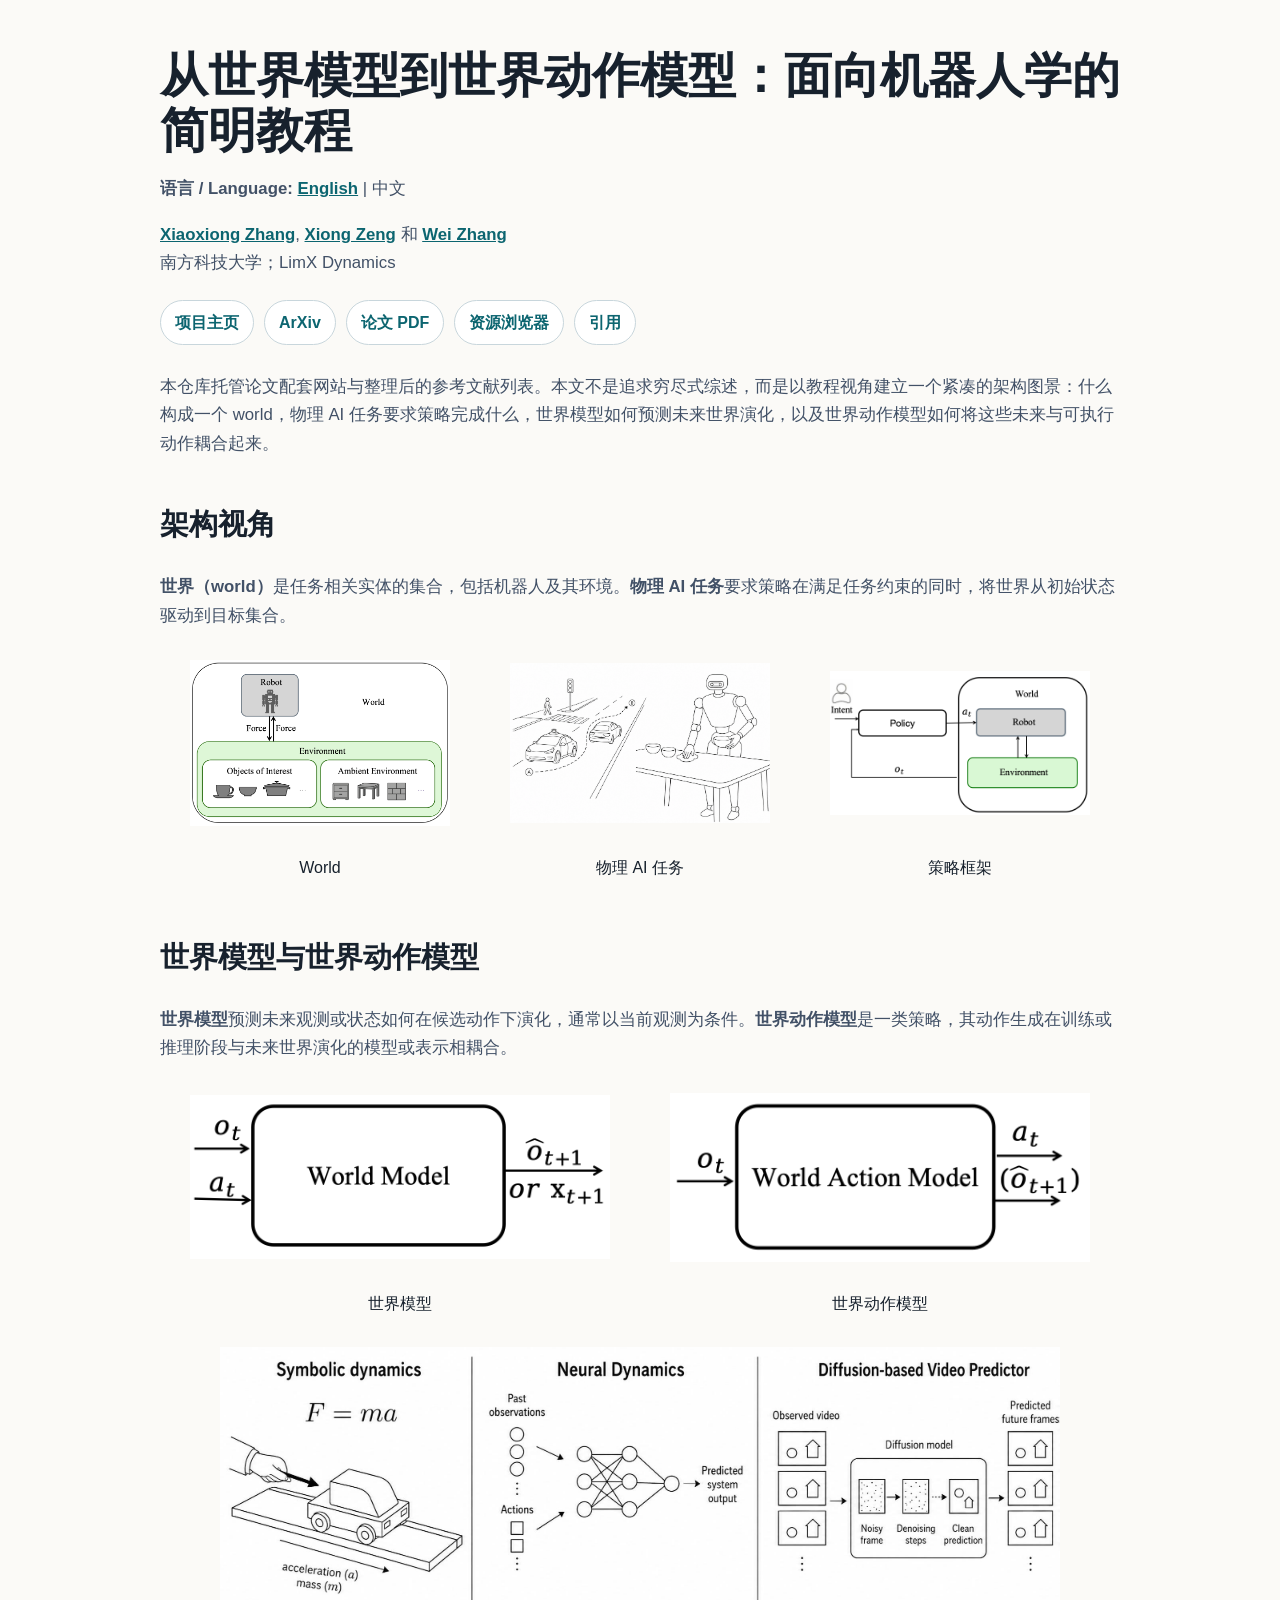
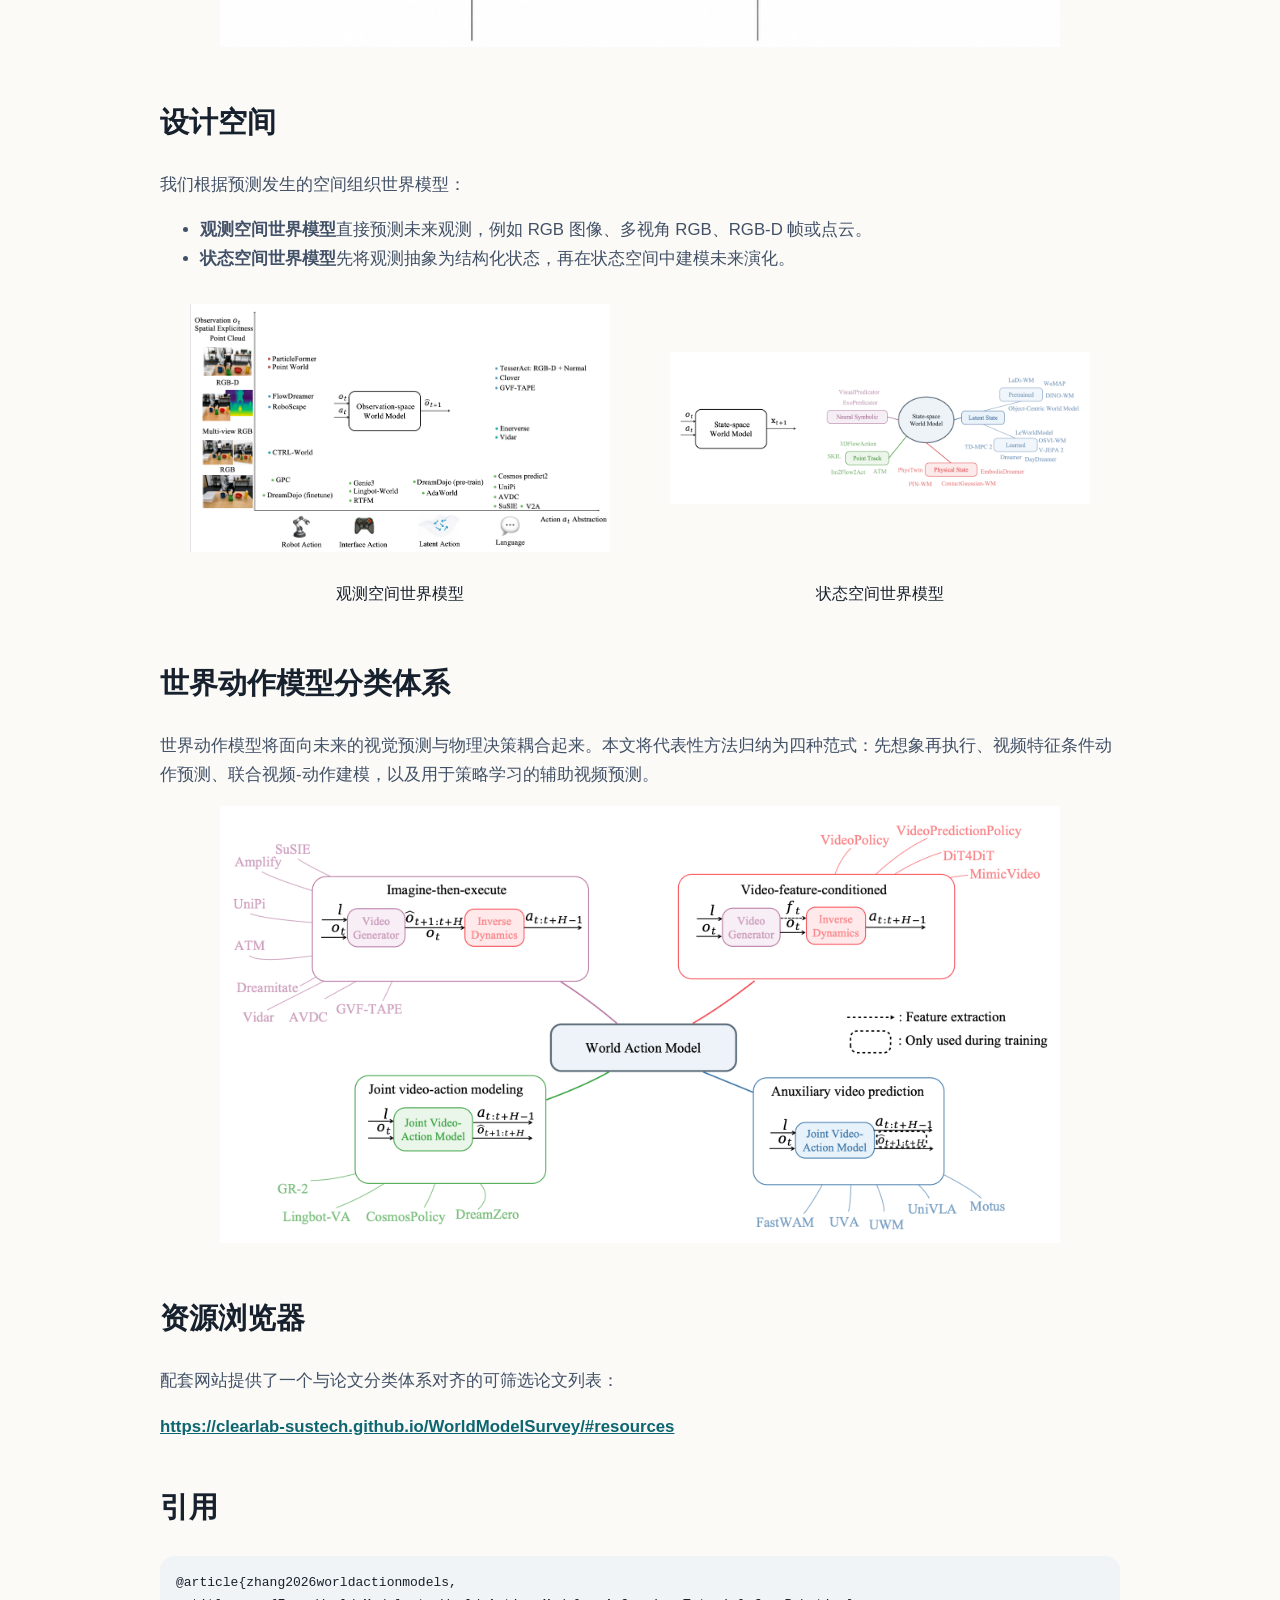
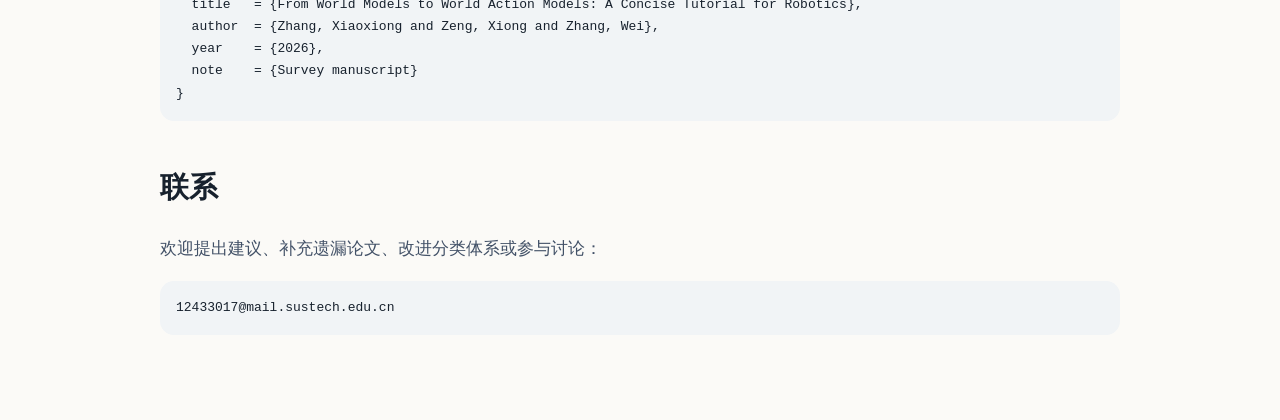
<file: readme-zh.html>
<!doctype html>
<html lang="zh-CN">
  <head>
    <meta charset="utf-8">
    <meta name="viewport" content="width=device-width, initial-scale=1">
    <title>中文 README · WorldModelSurvey</title>
    <style>
      :root {
        color: #17212d;
        background: #fbfaf7;
        font-family: -apple-system, BlinkMacSystemFont, "Segoe UI", sans-serif;
      }

      body {
        margin: 0;
        line-height: 1.7;
      }

      main {
        width: min(960px, calc(100% - 40px));
        margin: 0 auto;
        padding: 48px 0 72px;
      }

      h1 {
        font-size: clamp(2rem, 4vw, 3rem);
        line-height: 1.15;
        margin: 0 0 16px;
      }

      h2 {
        margin-top: 42px;
        font-size: clamp(1.35rem, 2.5vw, 1.8rem);
      }

      a {
        color: #0c6570;
        font-weight: 700;
      }

      .meta,
      p,
      li {
        color: #425167;
        font-size: 1.05rem;
      }

      .links {
        display: flex;
        flex-wrap: wrap;
        gap: 10px;
        margin: 22px 0 28px;
      }

      .links a {
        border: 1px solid #c8d6dc;
        border-radius: 999px;
        padding: 8px 14px;
        text-decoration: none;
        background: white;
      }

      table {
        width: 100%;
        border-collapse: collapse;
        margin: 20px 0;
      }

      td {
        text-align: center;
        vertical-align: middle;
        padding: 10px;
      }

      img {
        max-width: 100%;
        height: auto;
      }

      pre {
        overflow-x: auto;
        background: #f1f4f6;
        border-radius: 14px;
        padding: 16px;
      }

      .center {
        text-align: center;
      }

      @media (max-width: 720px) {
        main {
          width: min(100% - 28px, 960px);
          padding-top: 32px;
        }

        table,
        tbody,
        tr,
        td {
          display: block;
          width: 100%;
        }
      }
    </style>
  </head>
  <body>
    <main>
      <h1>从世界模型到世界动作模型：面向机器人学的简明教程</h1>
      <p><strong>语言 / Language:</strong> <a href="https://github.com/clearlab-sustech/WorldModelSurvey">English</a> | 中文</p>
      <p class="meta">
        <a href="https://xiaoxiongzzzz.github.io/">Xiaoxiong Zhang</a>,
        <a href="https://zengxiong111.github.io/zengxiong.github.io/">Xiong Zeng</a> 和
        <a href="https://www.wzhanglab.site/">Wei Zhang</a><br>
        南方科技大学；LimX Dynamics
      </p>

      <div class="links">
        <a href="https://clearlab-sustech.github.io/WorldModelSurvey/">项目主页</a>
        <a href="https://arxiv.org/abs/2607.00836">ArXiv</a>
        <a href="https://arxiv.org/pdf/2607.00836">论文 PDF</a>
        <a href="https://clearlab-sustech.github.io/WorldModelSurvey/#resources">资源浏览器</a>
        <a href="https://clearlab-sustech.github.io/WorldModelSurvey/#citation">引用</a>
      </div>

      <p>
        本仓库托管论文配套网站与整理后的参考文献列表。本文不是追求穷尽式综述，而是以教程视角建立一个紧凑的架构图景：什么构成一个 world，物理 AI 任务要求策略完成什么，世界模型如何预测未来世界演化，以及世界动作模型如何将这些未来与可执行动作耦合起来。
      </p>

      <h2>架构视角</h2>
      <p><strong>世界（world）</strong>是任务相关实体的集合，包括机器人及其环境。<strong>物理 AI 任务</strong>要求策略在满足任务约束的同时，将世界从初始状态驱动到目标集合。</p>

      <table>
        <tr>
          <td><img src="assets/world.png" alt="任务特定世界的组成部分" width="260"></td>
          <td><img src="assets/two_tasks.png" alt="物理 AI 任务示例" width="260"></td>
          <td><img src="assets/policy_all.png" alt="物理 AI 任务策略框架" width="260"></td>
        </tr>
        <tr>
          <td>World</td>
          <td>物理 AI 任务</td>
          <td>策略框架</td>
        </tr>
      </table>

      <h2>世界模型与世界动作模型</h2>
      <p><strong>世界模型</strong>预测未来观测或状态如何在候选动作下演化，通常以当前观测为条件。<strong>世界动作模型</strong>是一类策略，其动作生成在训练或推理阶段与未来世界演化的模型或表示相耦合。</p>

      <table>
        <tr>
          <td><img src="assets/world_model.png" alt="世界模型输入输出视图" width="420"></td>
          <td><img src="assets/world_action_model.png" alt="世界动作模型输入输出视图" width="420"></td>
        </tr>
        <tr>
          <td>世界模型</td>
          <td>世界动作模型</td>
        </tr>
      </table>

      <p class="center"><img src="assets/world_model_examples.png" alt="世界模型示例" width="840"></p>

      <h2>设计空间</h2>
      <p>我们根据预测发生的空间组织世界模型：</p>
      <ul>
        <li><strong>观测空间世界模型</strong>直接预测未来观测，例如 RGB 图像、多视角 RGB、RGB-D 帧或点云。</li>
        <li><strong>状态空间世界模型</strong>先将观测抽象为结构化状态，再在状态空间中建模未来演化。</li>
      </ul>

      <table>
        <tr>
          <td><img src="assets/obsWM.png" alt="观测空间世界模型设计空间" width="420"></td>
          <td><img src="assets/stateWM.png" alt="状态空间世界模型设计空间" width="420"></td>
        </tr>
        <tr>
          <td>观测空间世界模型</td>
          <td>状态空间世界模型</td>
        </tr>
      </table>

      <h2>世界动作模型分类体系</h2>
      <p>世界动作模型将面向未来的视觉预测与物理决策耦合起来。本文将代表性方法归纳为四种范式：先想象再执行、视频特征条件动作预测、联合视频-动作建模，以及用于策略学习的辅助视频预测。</p>

      <p class="center"><img src="assets/wam.png" alt="世界动作模型分类体系" width="840"></p>

      <h2>资源浏览器</h2>
      <p>配套网站提供了一个与论文分类体系对齐的可筛选论文列表：</p>
      <p><a href="https://clearlab-sustech.github.io/WorldModelSurvey/#resources">https://clearlab-sustech.github.io/WorldModelSurvey/#resources</a></p>

      <h2>引用</h2>
      <pre><code>@article{zhang2026worldactionmodels,
  title   = {From World Models to World Action Models: A Concise Tutorial for Robotics},
  author  = {Zhang, Xiaoxiong and Zeng, Xiong and Zhang, Wei},
  year    = {2026},
  note    = {Survey manuscript}
}</code></pre>

      <h2>联系</h2>
      <p>欢迎提出建议、补充遗漏论文、改进分类体系或参与讨论：</p>
      <pre><code>12433017@mail.sustech.edu.cn</code></pre>
    </main>
  </body>
</html>
</file>
<file: styles.css>
:root {
  --bg: #f6f4ef;
  --surface: #ffffff;
  --surface-soft: #fbfaf7;
  --ink: #17202a;
  --muted: #5a6472;
  --line: #d9ddd7;
  --accent: #1d6f7a;
  --accent-strong: #124d56;
  --accent-soft: #dcecef;
  --green: #496f38;
  --red: #9d4436;
  --gold: #98711d;
  --shadow: 0 18px 48px rgba(28, 41, 53, 0.1);
  --radius: 8px;
  --content: 980px;
  --text: 720px;
}

* {
  box-sizing: border-box;
}

html {
  scroll-behavior: smooth;
}

body {
  margin: 0;
  background: var(--bg);
  color: var(--ink);
  font-family: Arial, Helvetica, ui-sans-serif, system-ui, sans-serif;
  line-height: 1.6;
}

body::before {
  position: fixed;
  inset: 0;
  z-index: -1;
  pointer-events: none;
  content: "";
  background:
    linear-gradient(90deg, rgba(23, 32, 42, 0.035) 1px, transparent 1px),
    linear-gradient(180deg, rgba(23, 32, 42, 0.026) 1px, transparent 1px);
  background-size: 42px 42px;
}

a {
  color: var(--accent-strong);
  text-decoration: none;
}

a:hover {
  color: var(--accent);
  text-decoration: underline;
}

img {
  display: block;
  max-width: 100%;
}

figure {
  margin: 0;
}

code,
pre {
  font-family: "SFMono-Regular", Consolas, "Liberation Mono", monospace;
}

.site-header {
  position: sticky;
  top: 0;
  z-index: 20;
  display: flex;
  align-items: center;
  justify-content: space-between;
  gap: 24px;
  min-height: 64px;
  padding: 12px clamp(18px, 4vw, 56px);
  border-bottom: 1px solid rgba(23, 32, 42, 0.1);
  background: rgba(246, 244, 239, 0.92);
  backdrop-filter: blur(14px);
}

.brand {
  display: inline-flex;
  align-items: center;
  flex: 0 0 auto;
  gap: 10px;
  color: var(--ink);
  font-weight: 750;
  text-decoration: none;
}

.brand:hover {
  color: var(--ink);
  text-decoration: none;
}

.brand-mark {
  display: grid;
  width: 34px;
  height: 34px;
  place-items: center;
  border: 1px solid var(--accent);
  border-radius: 6px;
  color: var(--accent-strong);
  font-size: 0.78rem;
  letter-spacing: 0;
}

.site-nav {
  display: flex;
  align-items: center;
  justify-content: flex-end;
  flex-wrap: wrap;
  gap: 6px;
}

.site-nav a {
  display: inline-flex;
  align-items: center;
  min-height: 34px;
  padding: 6px 10px;
  border-radius: 6px;
  color: var(--muted);
  font-size: 0.92rem;
  font-weight: 650;
  text-decoration: none;
}

.site-nav a:hover,
.site-nav a.active {
  background: var(--accent-soft);
  color: var(--accent-strong);
}

.language-toggle {
  flex: 0 0 auto;
  min-height: 34px;
  padding: 6px 12px;
  border: 1px solid rgba(18, 77, 86, 0.26);
  border-radius: 999px;
  background: var(--surface);
  color: var(--accent-strong);
  font: inherit;
  font-size: 0.86rem;
  font-weight: 750;
  cursor: pointer;
}

.language-toggle:hover {
  background: var(--accent-soft);
}

.section-band {
  width: 100%;
  padding: clamp(56px, 8vw, 96px) clamp(18px, 4vw, 56px);
}

.section-band.alt {
  background: rgba(255, 255, 255, 0.48);
  border-block: 1px solid rgba(23, 32, 42, 0.08);
}

.hero {
  display: flex;
  align-items: center;
  justify-content: center;
  min-height: auto;
  height: auto;
  padding-top: clamp(46px, 7vw, 78px);
  padding-bottom: 24px;
}

.introduction {
  padding-top: 24px;
}

.hero-content,
.hero-figure,
.section-heading,
.taxonomy-layout,
.wide-figure,
.paradigm-grid,
.resource-grid,
.citation-box,
.definition-grid,
.introduction-flow {
  max-width: var(--content);
  margin-inline: auto;
  min-width: 0;
}

.hero-content {
  width: min(100%, var(--content));
  max-width: var(--content);
  margin-inline: auto;
}

.eyebrow,
.kicker {
  margin: 0 0 12px;
  color: var(--red);
  font-size: 0.7rem;
  font-weight: 800;
  letter-spacing: 0.08em;
  text-transform: uppercase;
}

h1,
h2,
h3,
p {
  margin-top: 0;
}

h1,
h2,
.taxonomy-title {
  font-family: "SFMono-Regular", Consolas, "Liberation Mono", monospace;
}

h1 {
  margin-bottom: 20px;
  max-width: 850px;
  font-size: clamp(2.05rem, 3.1vw, 2.5rem);
  line-height: 1.18;
  letter-spacing: 0;
  overflow-wrap: break-word;
}

.hero-title-block {
  max-width: 850px;
  margin-bottom: 20px;
}

.hero-title-block h1 {
  margin-bottom: 6px;
}

.edited-date {
  margin: 0;
  color: var(--muted);
  font-size: 0.78rem;
  font-weight: 700;
  letter-spacing: 0.04em;
  text-align: right;
  text-transform: uppercase;
}

h2 {
  margin-bottom: 14px;
  font-size: clamp(1.65rem, 2.5vw, 2rem);
  line-height: 1.2;
  letter-spacing: 0;
}

h3 {
  margin-bottom: 10px;
  font-size: clamp(1.25rem, 1.8vw, 1.5rem);
  line-height: 1.25;
  letter-spacing: 0;
}

h4 {
  margin: 0 0 10px;
  font-size: 1.08rem;
  line-height: 1.3;
}

.subtitle {
  max-width: 680px;
  color: #324150;
  font-size: clamp(0.92rem, 1.05vw, 1rem);
  overflow-wrap: break-word;
}

.authors {
  margin: 24px 0;
  color: var(--muted);
}

.authors p {
  margin-bottom: 4px;
}

.authors strong {
  color: var(--ink);
}

.hero-actions {
  display: flex;
  flex-wrap: wrap;
  gap: 10px;
}

.button {
  display: inline-flex;
  align-items: center;
  justify-content: center;
  min-height: 42px;
  padding: 10px 14px;
  border: 1px solid rgba(18, 77, 86, 0.26);
  border-radius: 7px;
  background: var(--surface);
  color: var(--accent-strong);
  font-size: 0.95rem;
  font-weight: 750;
  line-height: 1.1;
  text-decoration: none;
  cursor: pointer;
}

.button:hover {
  border-color: var(--accent);
  background: var(--accent-soft);
  color: var(--accent-strong);
  text-decoration: none;
}

.button.primary {
  border-color: var(--accent-strong);
  background: var(--accent-strong);
  color: #ffffff;
}

.button.primary:hover {
  background: var(--accent);
  color: #ffffff;
}

.hero-figure {
  overflow: hidden;
  border: 1px solid rgba(23, 32, 42, 0.12);
  border-radius: var(--radius);
  background: var(--surface);
  box-shadow: var(--shadow);
}

.hero-figure img {
  width: 100%;
  height: auto;
  background: #ffffff;
}

figcaption {
  padding: 14px 16px;
  color: var(--muted);
  font-size: 0.9rem;
  text-align: center;
}

.section-heading {
  max-width: var(--content);
  margin-bottom: clamp(28px, 5vw, 46px);
  text-align: left;
}

.section-heading.narrow {
  max-width: var(--content);
}

.section-heading p:not(.eyebrow) {
  color: var(--muted);
  font-size: 1.05rem;
}

.definition-grid {
  display: grid;
  grid-template-columns: repeat(3, minmax(0, 1fr));
  gap: 16px;
}

.definition-card,
.paradigm-card,
.resource-card {
  border: 1px solid rgba(23, 32, 42, 0.12);
  border-radius: var(--radius);
  background: var(--surface);
}

.definition-card {
  padding: 24px;
}

.definition-card p,
.paradigm-card p,
.resource-card p {
  color: var(--muted);
}

.formula {
  margin: 18px 0 0;
  padding: 13px 14px;
  border-left: 3px solid var(--accent);
  background: var(--surface-soft);
  color: var(--ink) !important;
  font-size: 1.32rem;
  line-height: 1.6;
  letter-spacing: 0;
  white-space: nowrap;
  overflow-x: auto;
}

.formula math {
  font-family: "STIX Two Math", "Cambria Math", "Latin Modern Math", "Times New Roman", serif;
  font-size: 1em;
  math-style: normal;
}

.introduction-flow {
  display: grid;
  gap: clamp(28px, 5vw, 52px);
}

.introduction-block {
  display: grid;
  gap: 22px;
  padding: clamp(22px, 4vw, 38px);
  border: 1px solid rgba(23, 32, 42, 0.12);
  border-radius: var(--radius);
  background: var(--surface);
  box-shadow: 0 12px 34px rgba(28, 41, 53, 0.07);
}

.introduction-copy {
  display: grid;
  grid-template-columns: 52px minmax(0, 1fr);
  gap: 18px;
  align-items: start;
  max-width: 900px;
}

.introduction-copy .step-number {
  grid-row: auto;
}

.introduction-copy p,
.policy-row p,
.wam-callout p {
  color: var(--muted);
}

.introduction-copy p:last-child,
.policy-row p:last-child,
.wam-callout p:last-of-type {
  margin-bottom: 0;
}

.introduction-figure {
  width: min(100%, 720px);
  margin-inline: auto;
  overflow: hidden;
  border: 0;
  border-radius: 0;
  background: #ffffff;
}

.introduction-figure img {
  width: 100%;
  height: auto;
}

.introduction-figure.compact {
  width: min(100%, 680px);
  max-width: 720px;
  margin-inline: auto;
}

.introduction-figure.wide {
  width: min(100%, 760px);
}

.model-comparison {
  width: min(100%, 860px);
}

.model-comparison-grid {
  display: grid;
  grid-template-columns: repeat(2, minmax(0, 1fr));
  gap: clamp(14px, 3vw, 28px);
  align-items: stretch;
  padding: clamp(10px, 2vw, 18px);
  background: #ffffff;
}

.model-comparison-grid a {
  display: flex;
  align-items: center;
  justify-content: center;
  min-width: 0;
  min-height: clamp(150px, 18vw, 210px);
}

.model-comparison-grid img {
  width: 100%;
  height: clamp(140px, 17vw, 200px);
  object-fit: contain;
}

.policy-row,
.examples-row {
  display: grid;
  grid-template-columns: minmax(0, 560px) minmax(280px, 420px);
  justify-content: center;
  gap: 24px;
  align-items: start;
  padding-top: 16px;
  border-top: 1px solid var(--line);
}

.examples-row {
  grid-template-columns: minmax(0, 520px) minmax(280px, 400px);
}

.policy-row .introduction-figure,
.examples-row .introduction-figure {
  width: 100%;
}

.wam-callout {
  padding: 20px;
  border-left: 4px solid var(--accent);
  background: var(--surface-soft);
}

.wam-callout.standalone {
  width: min(100%, 760px);
  margin-inline: auto;
  padding: clamp(20px, 3vw, 28px);
}

.wam-callout .eyebrow {
  color: var(--accent-strong);
}

.wam-callout-figure {
  margin: 12px 0 16px;
}

.wam-callout-figure img {
  width: 100%;
  height: auto;
  display: block;
}

.wam-callout-figure figcaption {
  margin-top: 8px;
  font-size: 0.82rem;
}

.text-link {
  font-weight: 750;
}

.taxonomy-layout {
  display: grid;
  gap: clamp(34px, 6vw, 70px);
}

.taxonomy-intro {
  display: grid;
  grid-template-columns: repeat(2, minmax(0, 1fr));
  gap: 14px;
  max-width: var(--content);
  margin: 0 auto clamp(32px, 5vw, 54px);
}

.taxonomy-intro article {
  display: grid;
  grid-template-columns: 52px minmax(0, 1fr);
  gap: 14px 18px;
  align-items: start;
  padding: 22px;
  border: 1px solid rgba(23, 32, 42, 0.12);
  border-radius: var(--radius);
  background: var(--surface);
}

.taxonomy-intro h3,
.taxonomy-intro p {
  grid-column: 2;
}

.taxonomy-intro h3 {
  margin-bottom: 4px;
  white-space: nowrap;
}

.taxonomy-intro p {
  margin-bottom: 0;
  color: var(--muted);
}

.step-number {
  grid-row: 1 / span 2;
  display: inline-flex;
  align-items: center;
  justify-content: center;
  width: 42px;
  height: 42px;
  border-radius: 6px;
  background: var(--accent-soft);
  color: var(--accent-strong);
  font-weight: 850;
}

.design-feature {
  display: grid;
  gap: 20px;
  min-width: 0;
}

.taxonomy-subheading {
  max-width: var(--text);
}

.taxonomy-subheading p:not(.kicker) {
  color: var(--muted);
  font-size: 1.05rem;
}

.taxonomy-title {
  margin-bottom: 8px;
  font-size: clamp(1.3rem, 1.8vw, 1.5rem);
  line-height: 1.2;
}

#design-title,
.taxonomy-intro h3,
.taxonomy-title {
  white-space: nowrap;
}

.taxonomy-caption {
  margin-bottom: 14px;
  color: var(--accent-strong) !important;
  font-weight: 750;
}

.panel-copy {
  max-width: 590px;
  min-width: 0;
}

.plain-list {
  display: grid;
  gap: 10px;
  margin: 20px 0 0;
  padding: 0;
  list-style: none;
}

.plain-list li {
  padding-left: 14px;
  border-left: 3px solid var(--gold);
  color: var(--muted);
}

.figure-panel,
.wide-figure {
  width: min(100%, 760px);
  margin-inline: auto;
  overflow: hidden;
  border: 0;
  border-radius: 0;
  background: var(--surface);
  box-shadow: none;
  min-width: 0;
}

.figure-panel img,
.wide-figure img {
  width: 100%;
  height: auto;
  background: #ffffff;
}

.wide-figure {
  margin-bottom: 24px;
}

.paradigm-grid {
  display: grid;
  grid-template-columns: repeat(4, minmax(0, 1fr));
  gap: 16px;
}

.paradigm-card {
  padding: 22px;
}

.tag,
.resource-type,
.resource-year {
  display: inline-flex;
  align-items: center;
  width: fit-content;
  min-height: 26px;
  padding: 4px 8px;
  border-radius: 5px;
  background: var(--accent-soft);
  color: var(--accent-strong);
  font-size: 0.78rem;
  font-weight: 800;
  line-height: 1.1;
}

.tag {
  margin-bottom: 16px;
}

.filter-bar {
  display: flex;
  flex-wrap: wrap;
  gap: 10px;
  max-width: var(--content);
  margin: 0 auto 22px;
}

.filter-button {
  min-height: 38px;
  padding: 8px 12px;
  border: 1px solid rgba(23, 32, 42, 0.14);
  border-radius: 7px;
  background: var(--surface);
  color: var(--muted);
  font: inherit;
  font-size: 0.92rem;
  font-weight: 750;
  cursor: pointer;
}

.filter-button:hover,
.filter-button.active {
  border-color: var(--accent-strong);
  background: var(--accent-strong);
  color: #ffffff;
}

.resource-grid {
  display: grid;
  gap: 8px;
}

.resource-card {
  display: grid;
  grid-template-columns: minmax(0, 1fr) auto;
  gap: 14px;
  align-items: start;
  min-height: 0;
  padding: 14px 16px;
  min-width: 0;
}

.resource-card.hidden {
  display: none;
}

.resource-card h3 {
  margin: 0;
  font-size: 1rem;
}

.resource-card p {
  margin-bottom: 18px;
  font-size: 0.95rem;
}

.resource-main {
  display: grid;
  grid-template-columns: 58px minmax(0, 1fr);
  gap: 12px;
  align-items: start;
  min-width: 0;
}

.resource-main h3 {
  min-width: 0;
}

.resource-tags {
  display: flex;
  justify-content: flex-end;
  flex-wrap: wrap;
  gap: 6px;
  max-width: 420px;
}

.resource-error {
  margin: 0;
  padding: 18px;
  border: 1px solid rgba(23, 32, 42, 0.12);
  border-radius: var(--radius);
  background: var(--surface);
}

.resource-type {
  background: rgba(73, 111, 56, 0.14);
  color: var(--green);
}

.citation-box {
  position: relative;
  max-width: 880px;
  border: 1px solid rgba(23, 32, 42, 0.12);
  border-radius: var(--radius);
  background: #111820;
  box-shadow: var(--shadow);
}

.copy-button {
  position: absolute;
  top: 14px;
  right: 14px;
  border-color: rgba(255, 255, 255, 0.28);
  background: rgba(255, 255, 255, 0.08);
  color: #ffffff;
}

.copy-button:hover {
  background: rgba(255, 255, 255, 0.16);
  color: #ffffff;
}

.citation-box pre {
  margin: 0;
  padding: 72px 22px 22px;
  overflow-x: auto;
  color: #e7edf4;
  font-size: 0.92rem;
  line-height: 1.55;
}

.contact-band {
  padding-block: clamp(42px, 6vw, 72px);
}

.contact-panel {
  display: grid;
  grid-template-columns: minmax(0, 1fr) auto;
  gap: 24px;
  align-items: center;
  max-width: var(--content);
  margin-inline: auto;
  padding: clamp(24px, 4vw, 36px);
  border: 1px solid rgba(23, 32, 42, 0.12);
  border-radius: var(--radius);
  background: var(--surface);
  box-shadow: 0 12px 34px rgba(28, 41, 53, 0.08);
}

.contact-panel h2 {
  margin-bottom: 10px;
  font-size: clamp(1.55rem, 2.2vw, 1.9rem);
}

.contact-panel p:not(.eyebrow) {
  max-width: 760px;
  margin-bottom: 0;
  color: var(--muted);
}

.site-footer {
  padding: 30px clamp(18px, 4vw, 56px);
  border-top: 1px solid rgba(23, 32, 42, 0.1);
  color: var(--muted);
  text-align: center;
}

.site-footer p {
  margin: 0;
}

.sr-only {
  position: absolute;
  width: 1px;
  height: 1px;
  padding: 0;
  overflow: hidden;
  clip: rect(0, 0, 0, 0);
  white-space: nowrap;
  border: 0;
}

@media (max-width: 1060px) {
  .hero,
  .taxonomy-intro {
    grid-template-columns: 1fr;
  }

  .hero-content,
  .hero-figure {
    margin-inline: auto;
    order: initial;
  }

  .paradigm-grid {
    grid-template-columns: repeat(2, minmax(0, 1fr));
  }

  .definition-grid {
    grid-template-columns: repeat(2, minmax(0, 1fr));
  }
}

@media (max-width: 760px) {
  .site-header {
    align-items: flex-start;
    flex-direction: column;
    gap: 10px;
    min-height: 96px;
  }

  .site-nav {
    justify-content: flex-start;
  }

  .language-toggle {
    min-height: 32px;
  }

  .site-nav a {
    min-height: 32px;
    padding-inline: 8px;
    font-size: 0.84rem;
  }

  .hero {
    min-height: auto;
  }

  h1 {
    font-size: clamp(1.85rem, 8vw, 2.35rem);
    line-height: 1.1;
  }

  #design-title,
  .taxonomy-intro h3,
  .taxonomy-title {
    white-space: normal;
  }

  .definition-grid,
  .paradigm-grid {
    grid-template-columns: 1fr;
  }

  .introduction-copy,
  .policy-row,
  .examples-row {
    grid-template-columns: 1fr;
  }

  .model-comparison-grid {
    gap: 10px;
    padding: 10px;
  }

  .model-comparison-grid a {
    min-height: clamp(110px, 24vw, 150px);
  }

  .model-comparison-grid img {
    height: clamp(100px, 23vw, 140px);
  }

  .introduction-copy {
    gap: 12px;
  }

  .introduction-block {
    padding: 18px;
  }

  .definition-card,
  .paradigm-card,
  .resource-card {
    padding: 18px;
  }

  .resource-card,
  .resource-main {
    grid-template-columns: 1fr;
  }

  .resource-tags {
    justify-content: flex-start;
    max-width: none;
  }

  .copy-button {
    position: static;
    margin: 14px 14px 0;
  }

  .citation-box pre {
    padding-top: 18px;
  }

  .contact-panel {
    grid-template-columns: 1fr;
  }

  .contact-panel .button {
    width: fit-content;
    max-width: 100%;
    overflow-wrap: anywhere;
  }
}
</file>
